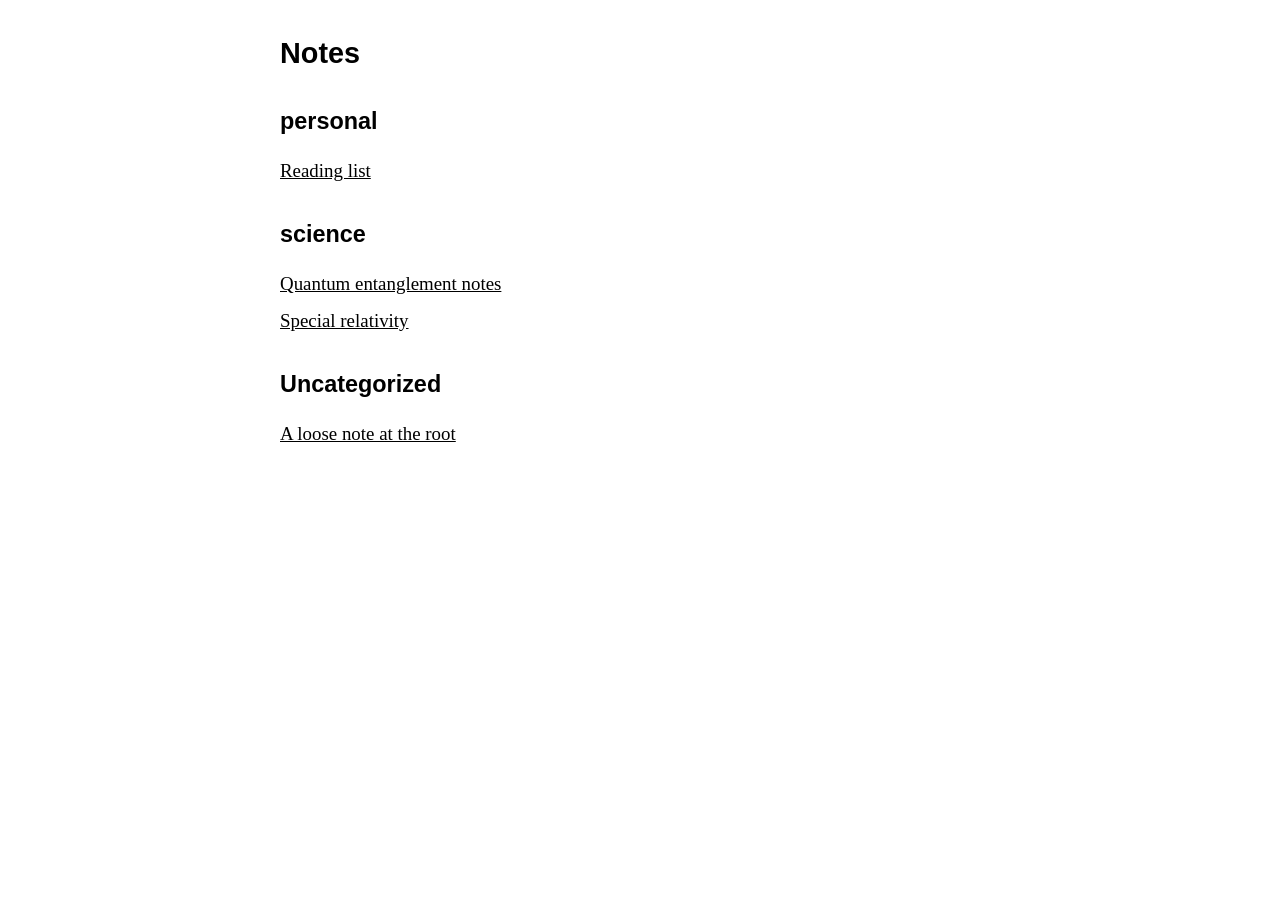
<file: index.html>
<!DOCTYPE html>
<html lang="en">
<head>
<meta charset="utf-8">
<meta name="viewport" content="width=device-width, initial-scale=1">
<title>Notes</title>
<link rel="stylesheet" href="style.css">
</head>
<body>
<h1>Notes</h1>
<h2>personal</h2>
  <ul class="notes-list">
    <li><a href="personal/reading-list.html">Reading list</a></li>
  </ul>
<h2>science</h2>
  <ul class="notes-list">
    <li><a href="science/quantum-entanglement.html">Quantum entanglement notes</a></li>
    <li><a href="science/relativity.html">Special relativity</a></li>
  </ul>
<h2>Uncategorized</h2>
  <ul class="notes-list">
    <li><a href="loose-note.html">A loose note at the root</a></li>
  </ul>
</body>
</html>
</file>
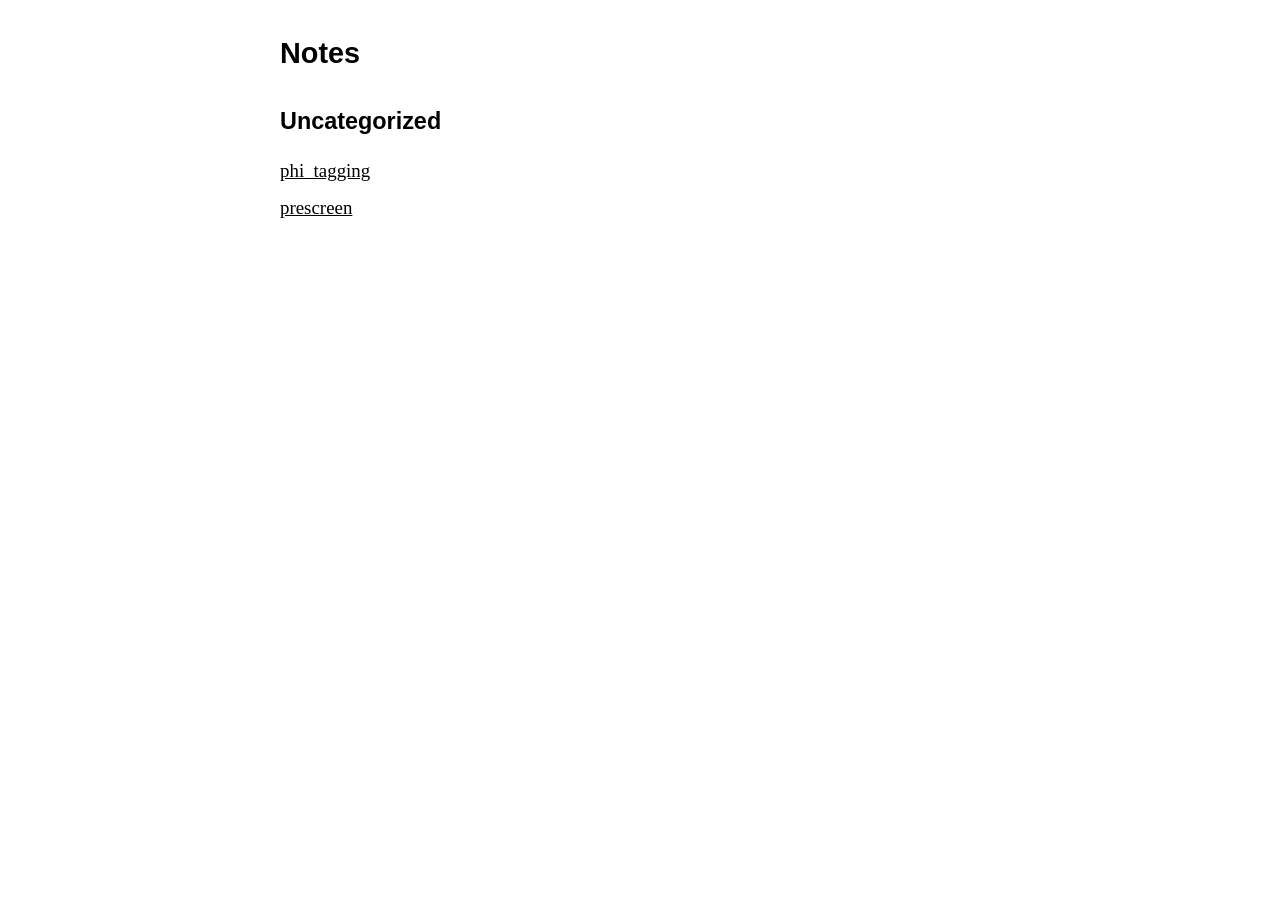
<file: docs/index.html>
<!DOCTYPE html>
<html lang="en">
<head>
<meta charset="utf-8">
<meta name="viewport" content="width=device-width, initial-scale=1">
<title>Notes</title>
<link rel="stylesheet" href="style.css">
</head>
<body>
<h1>Notes</h1>
<h2>Uncategorized</h2>
  <ul class="notes-list">
    <li><a href="PHI_tag_README.html">phi_tagging</a></li>
    <li><a href="Nemotron_Prescreen.html">prescreen</a></li>
  </ul>
</body>
</html>
</file>
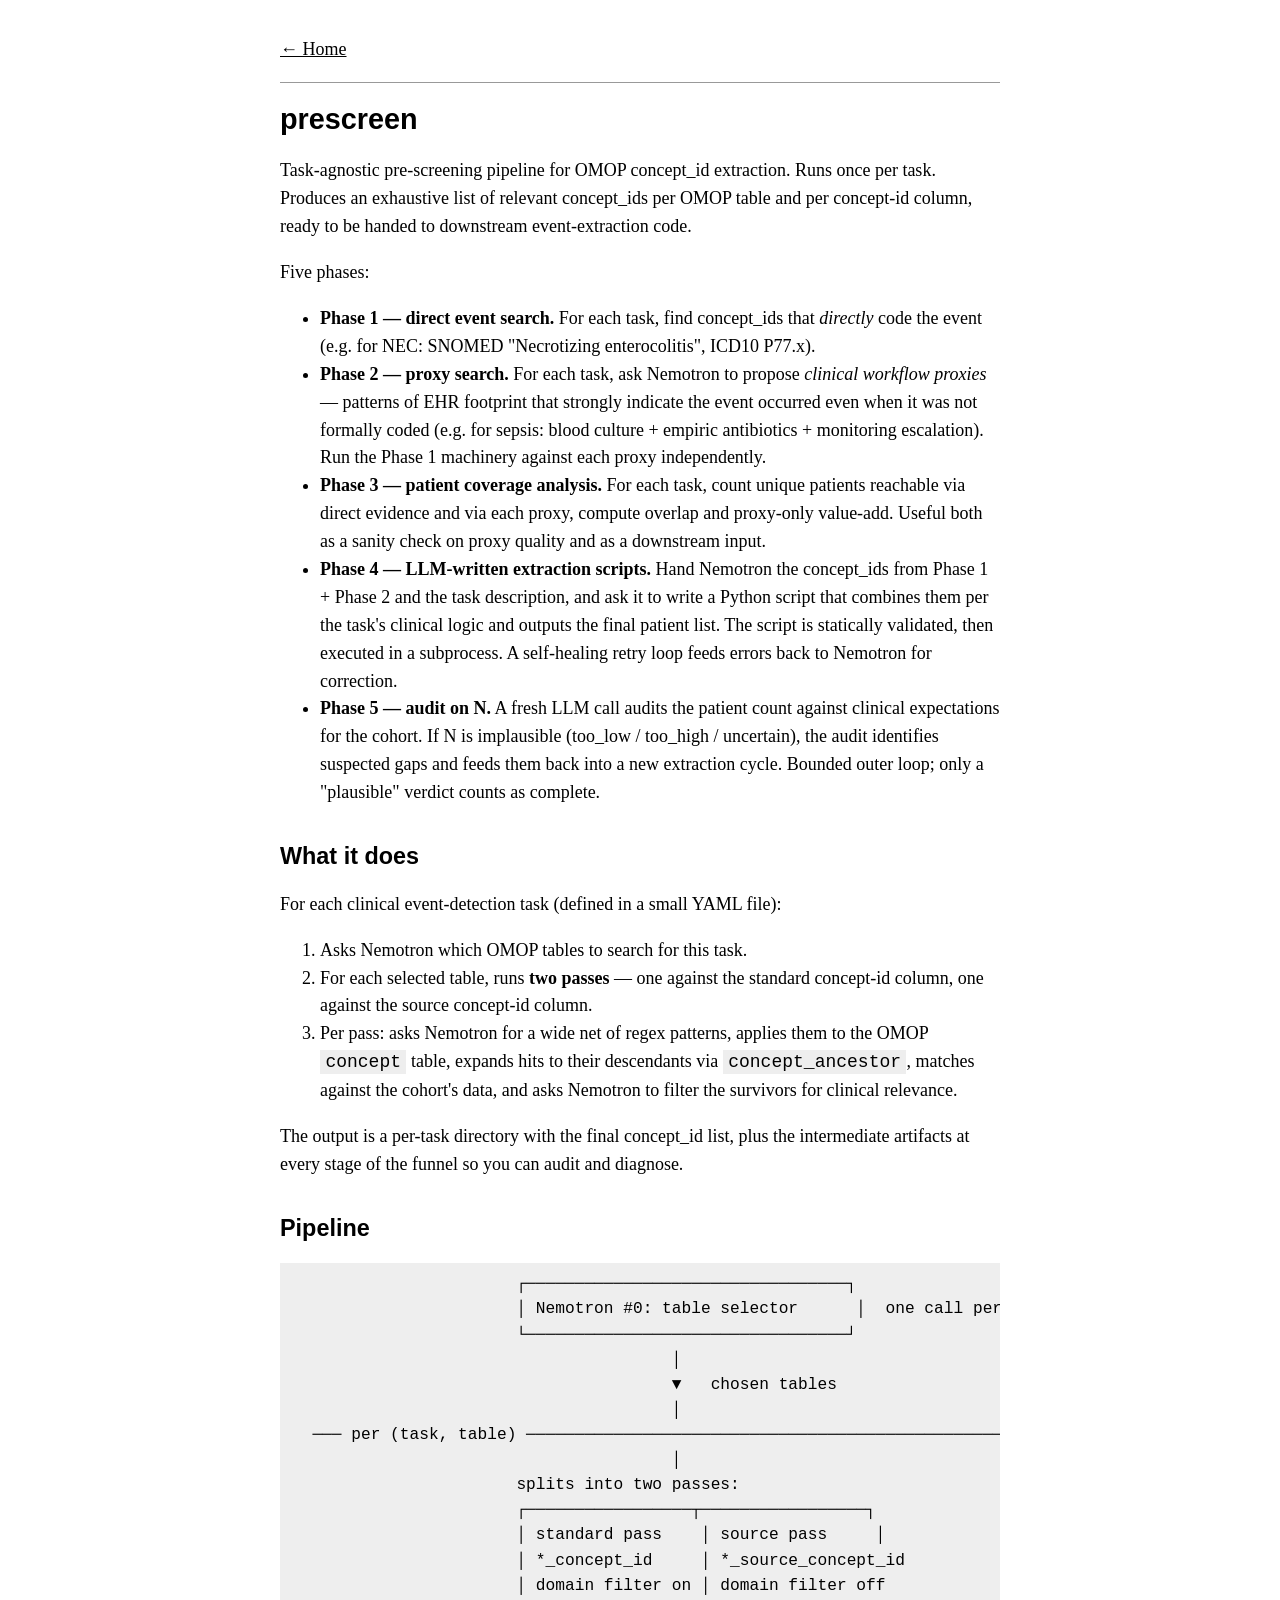
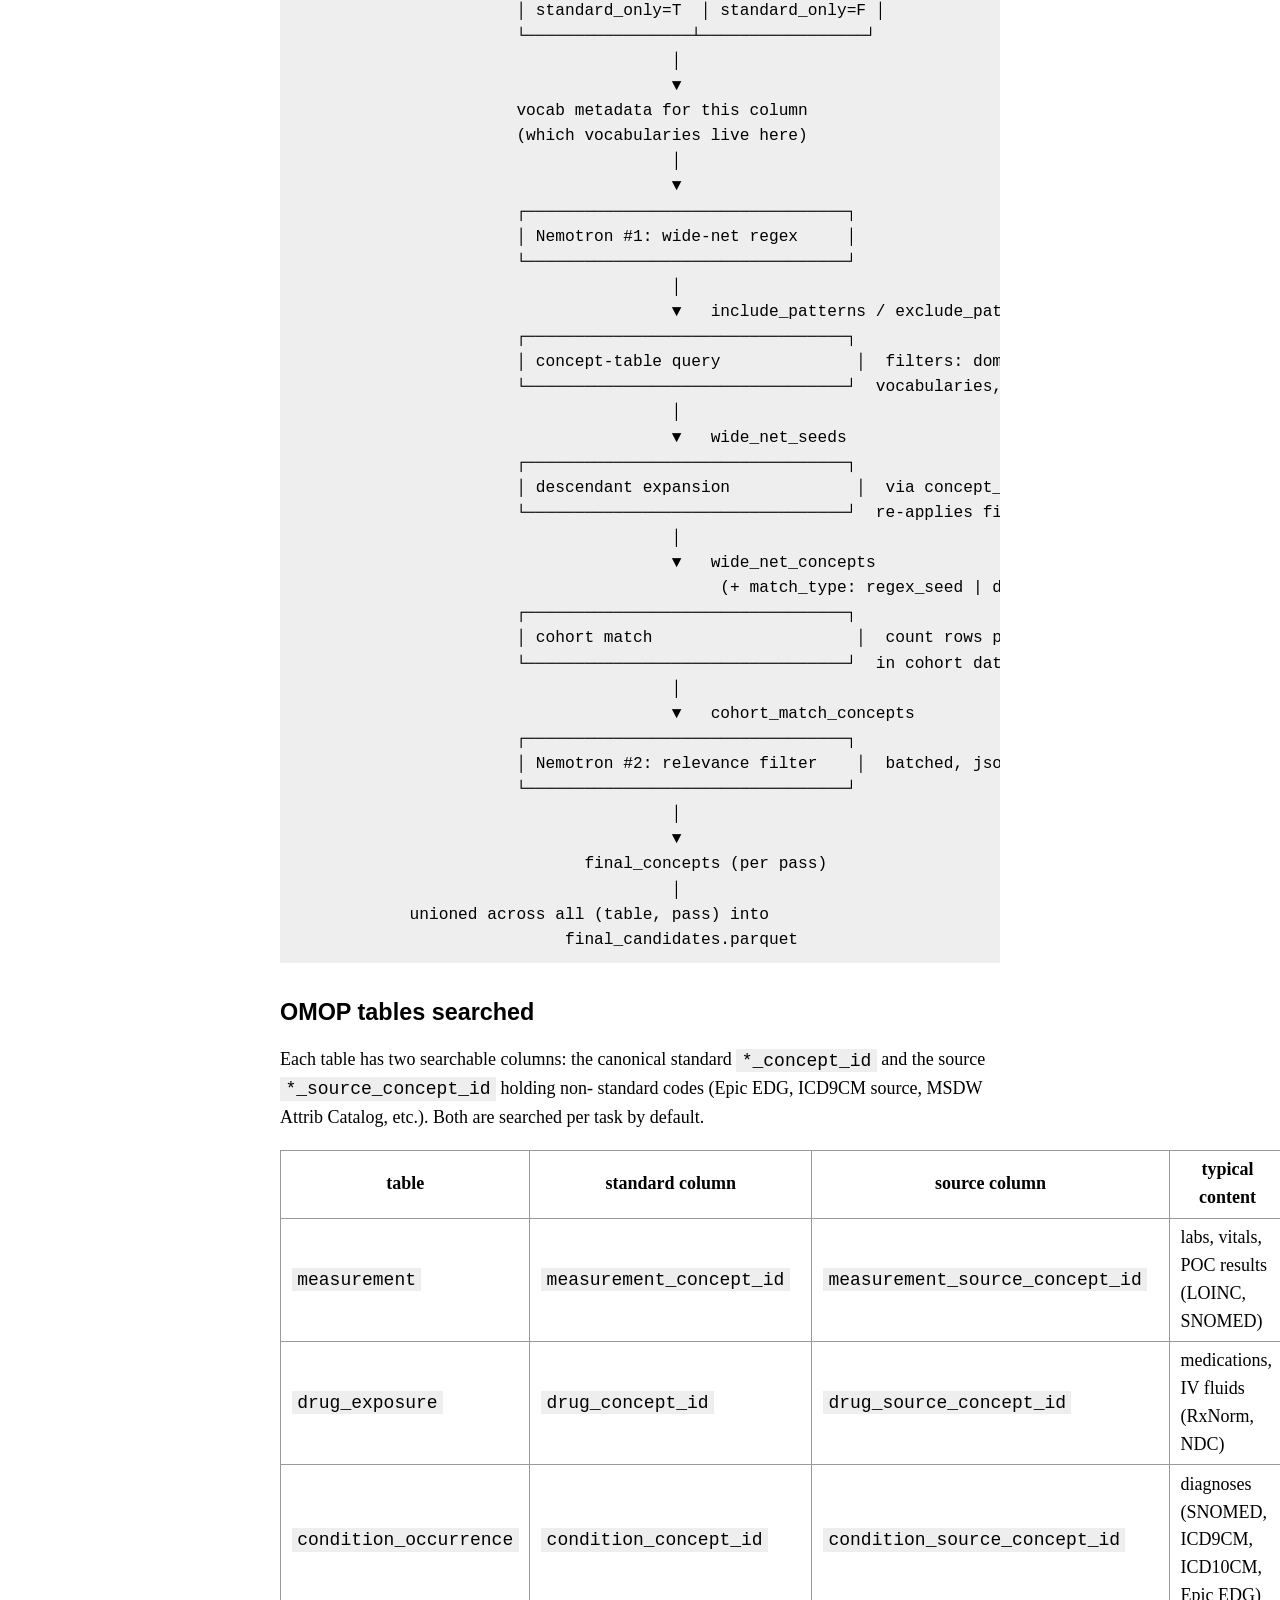
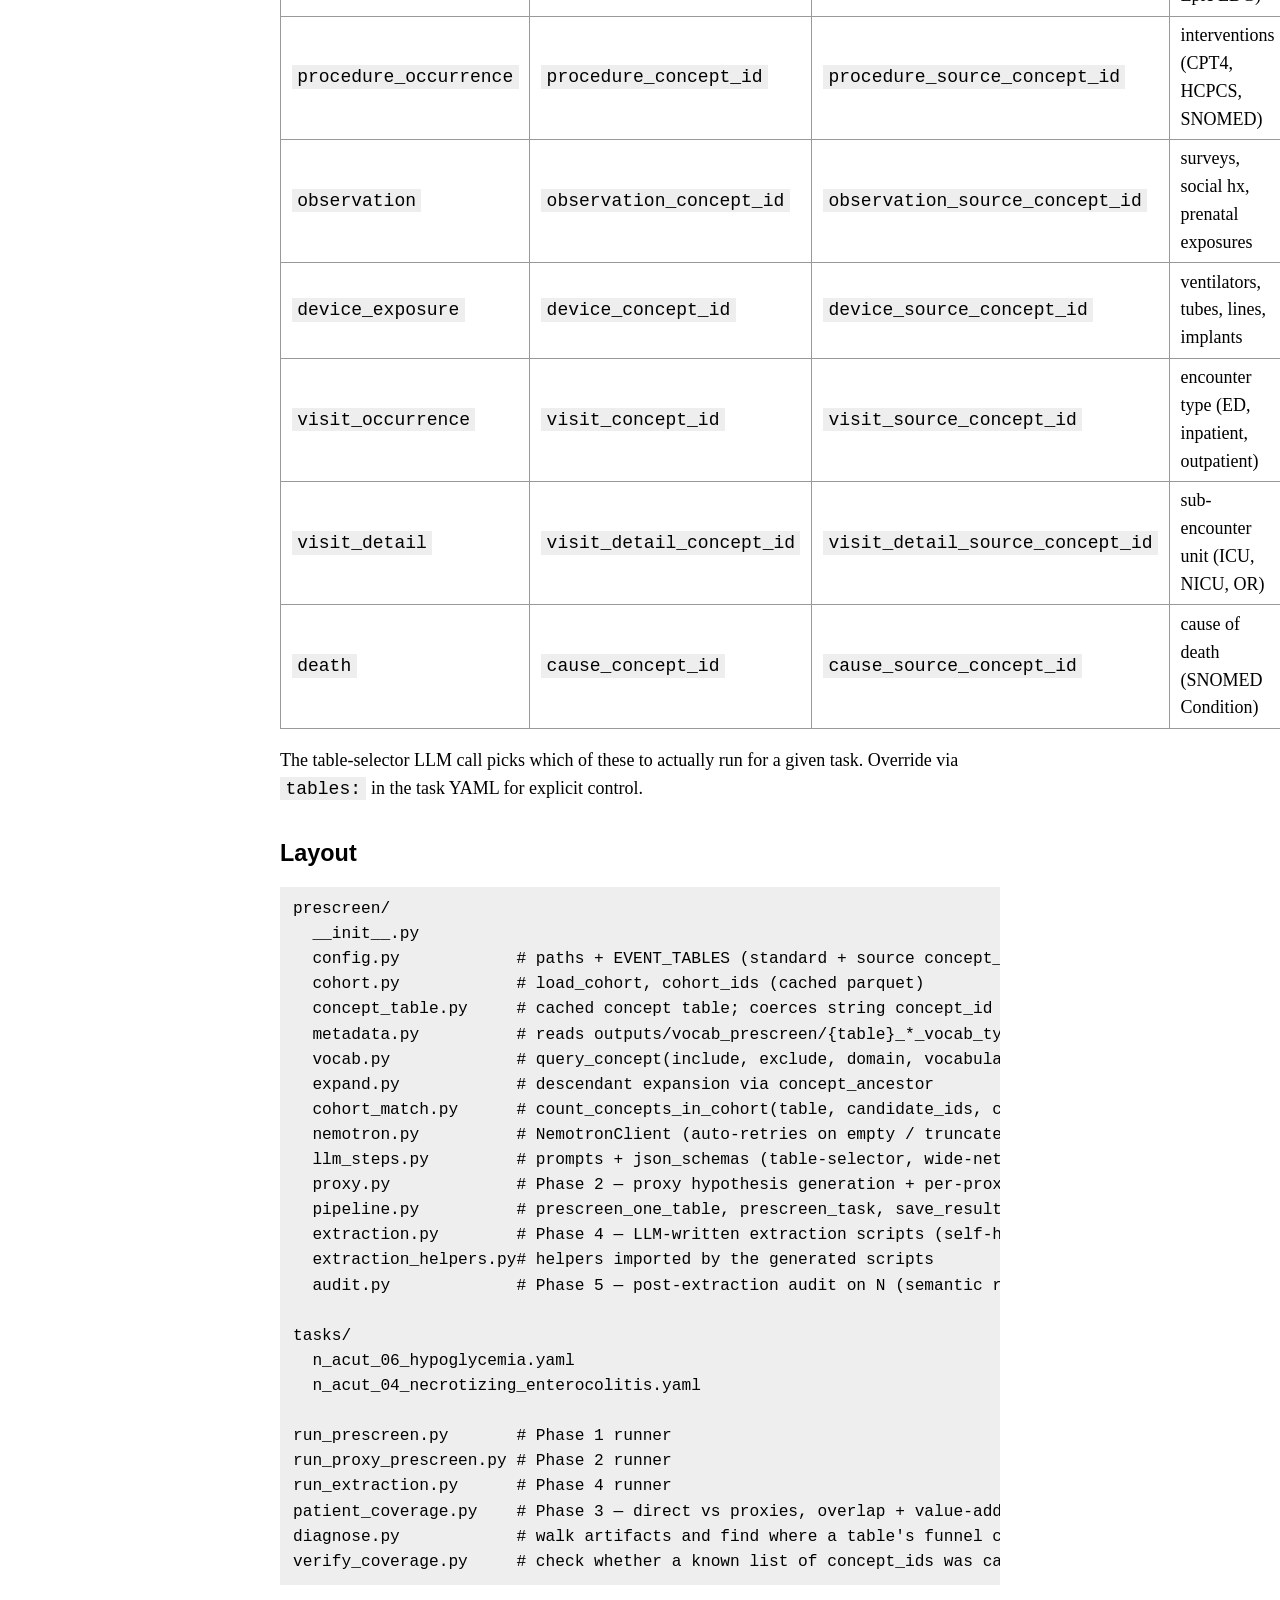
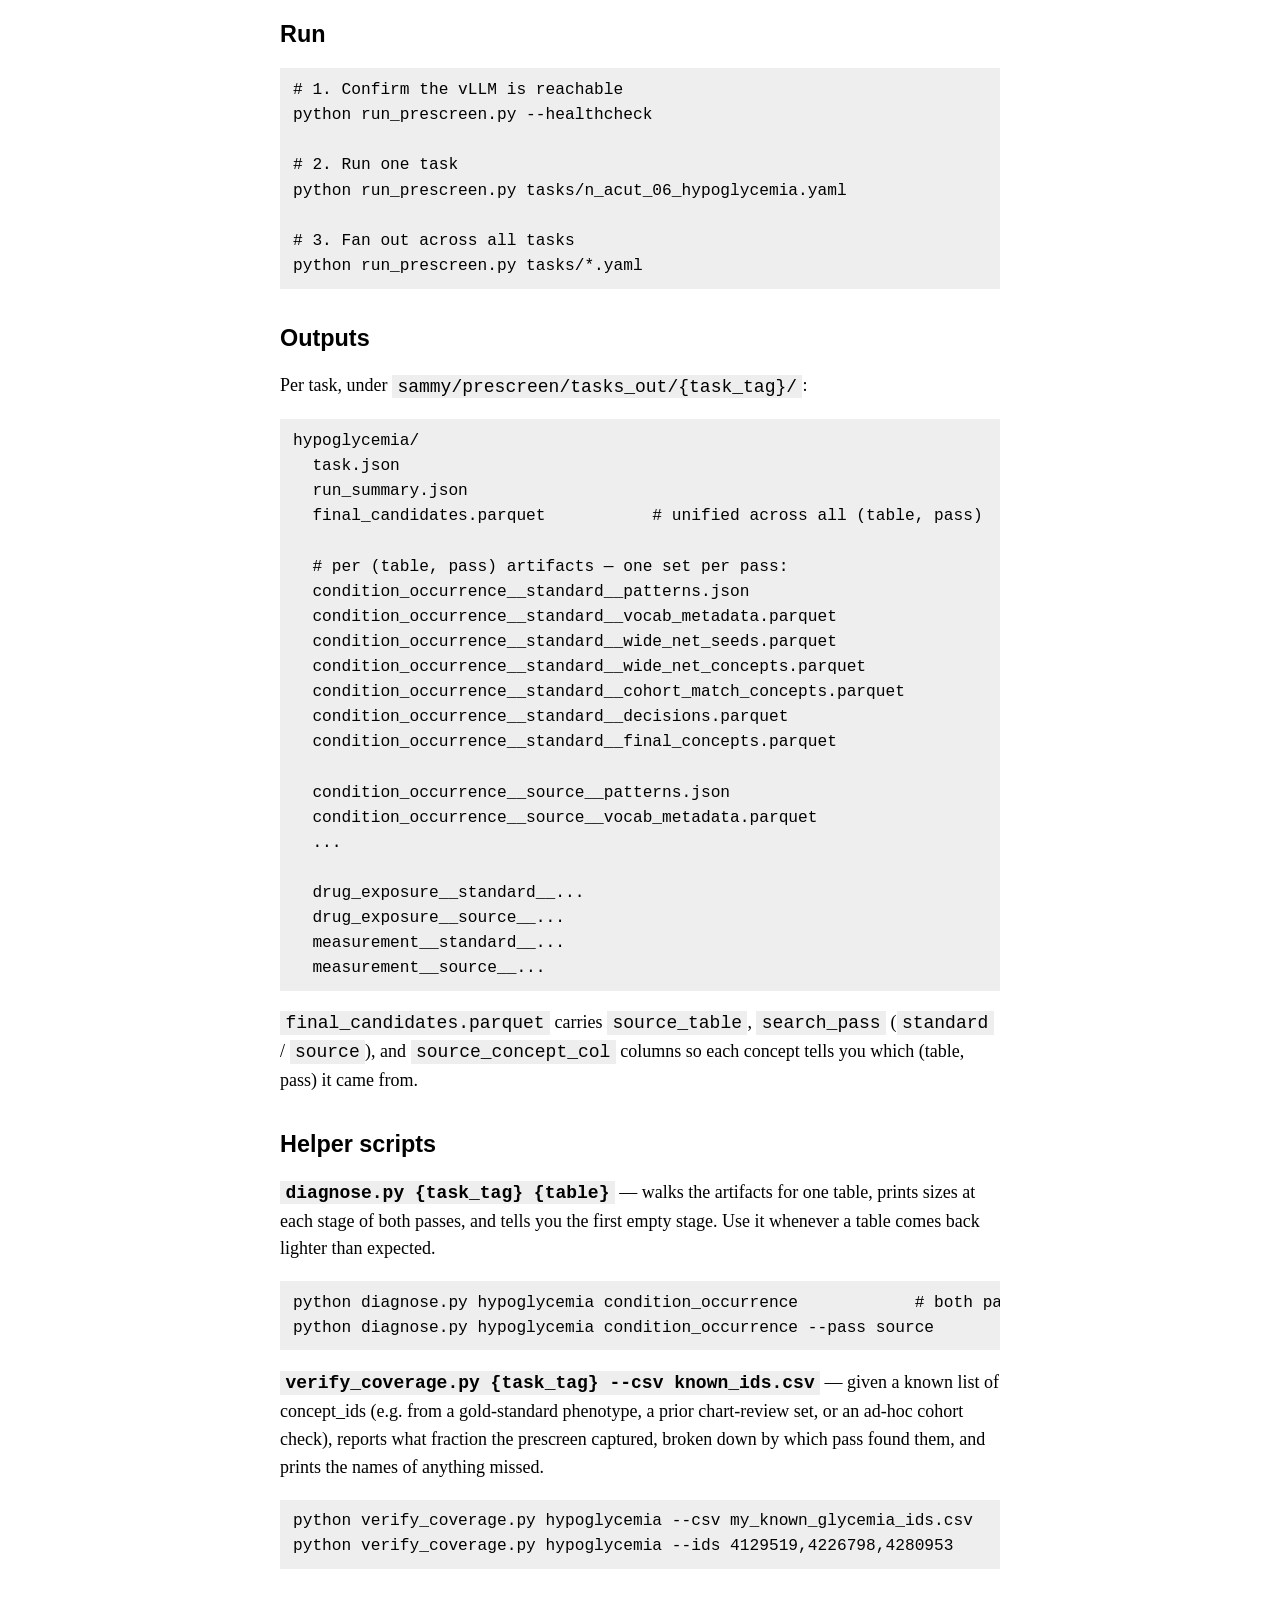
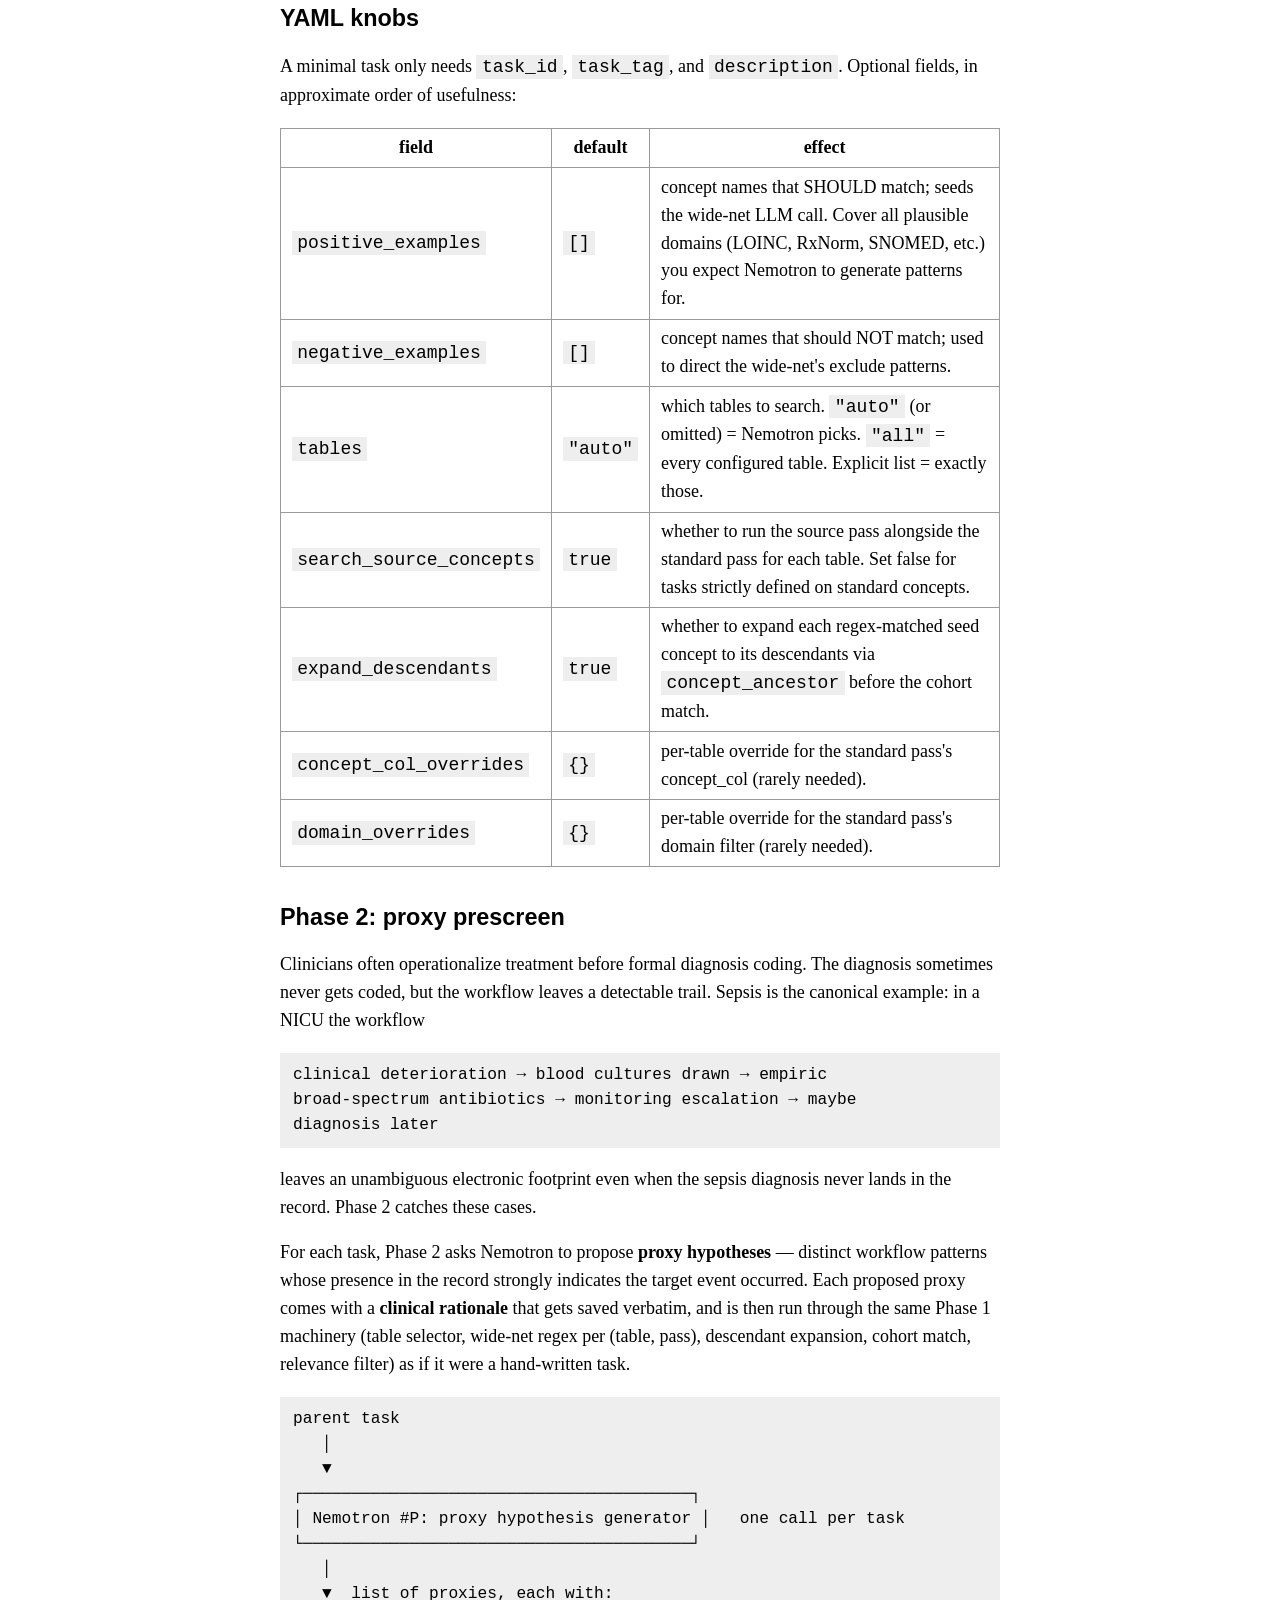
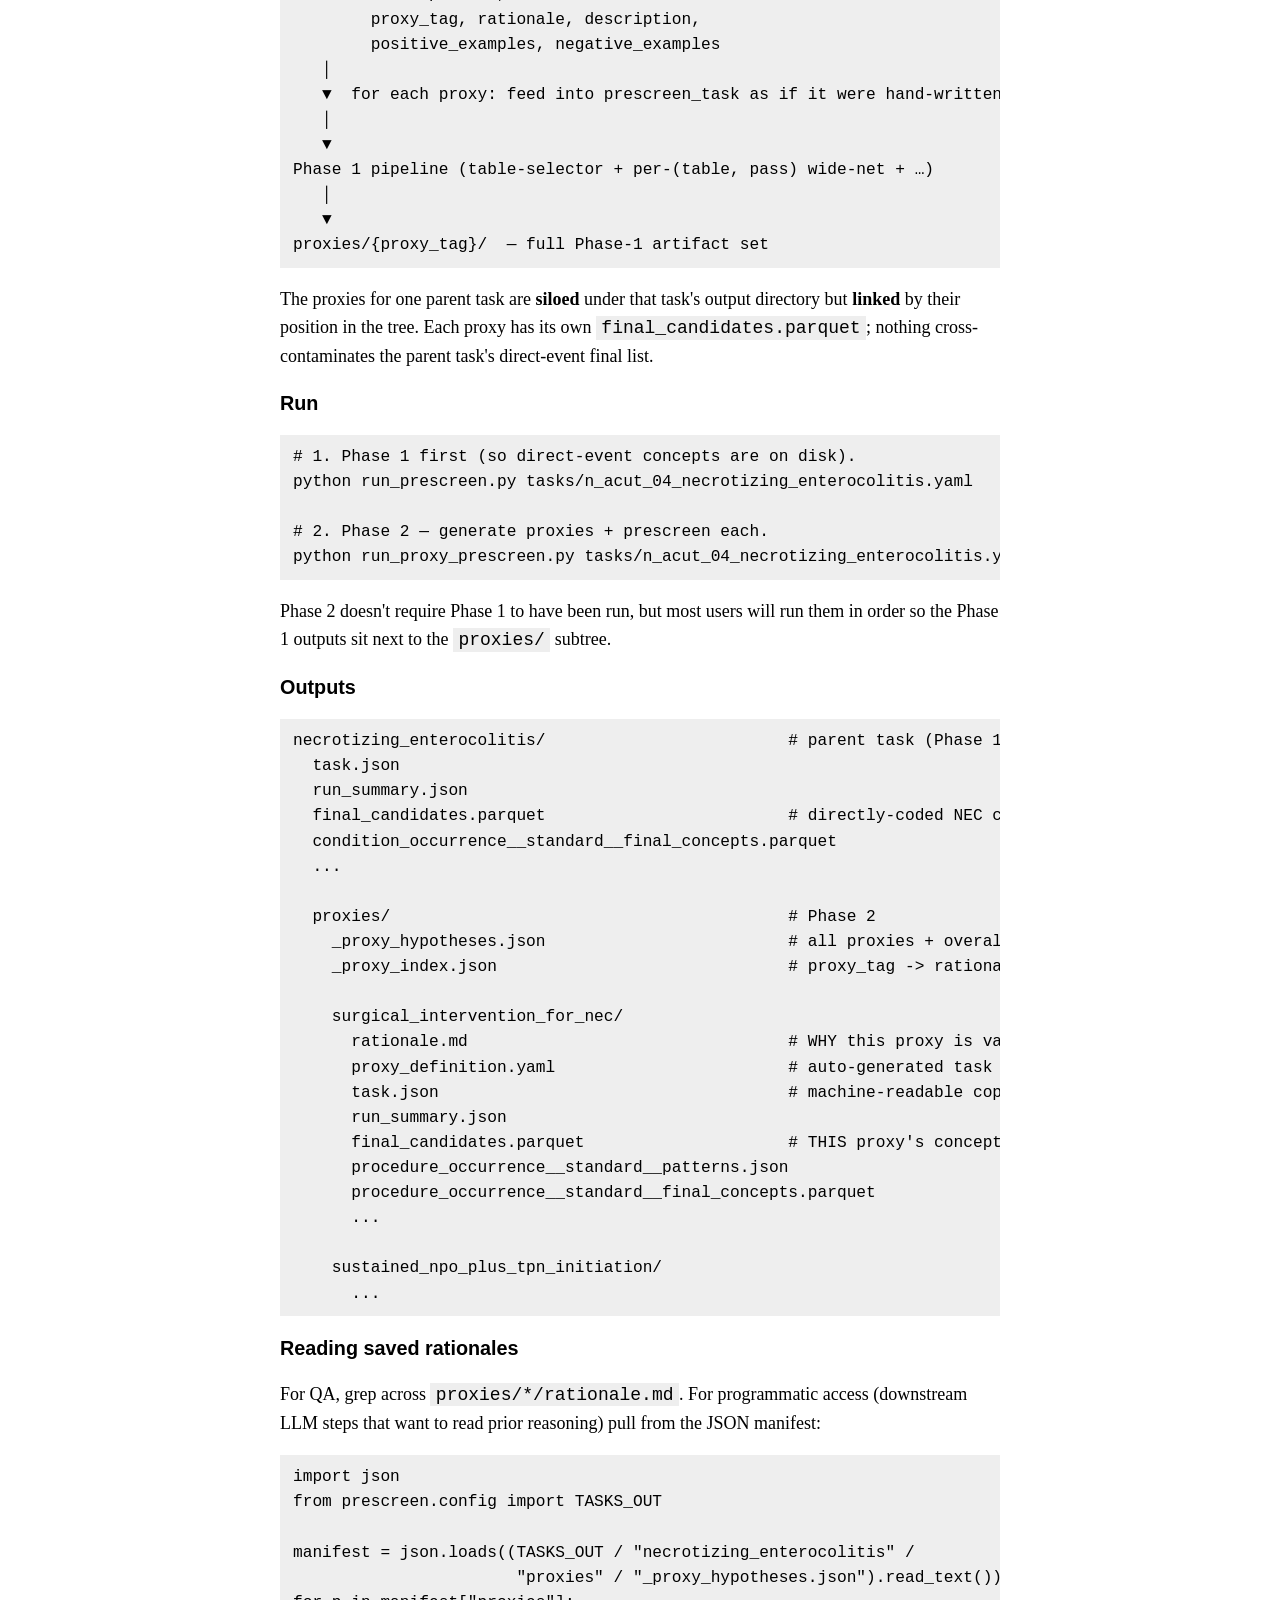
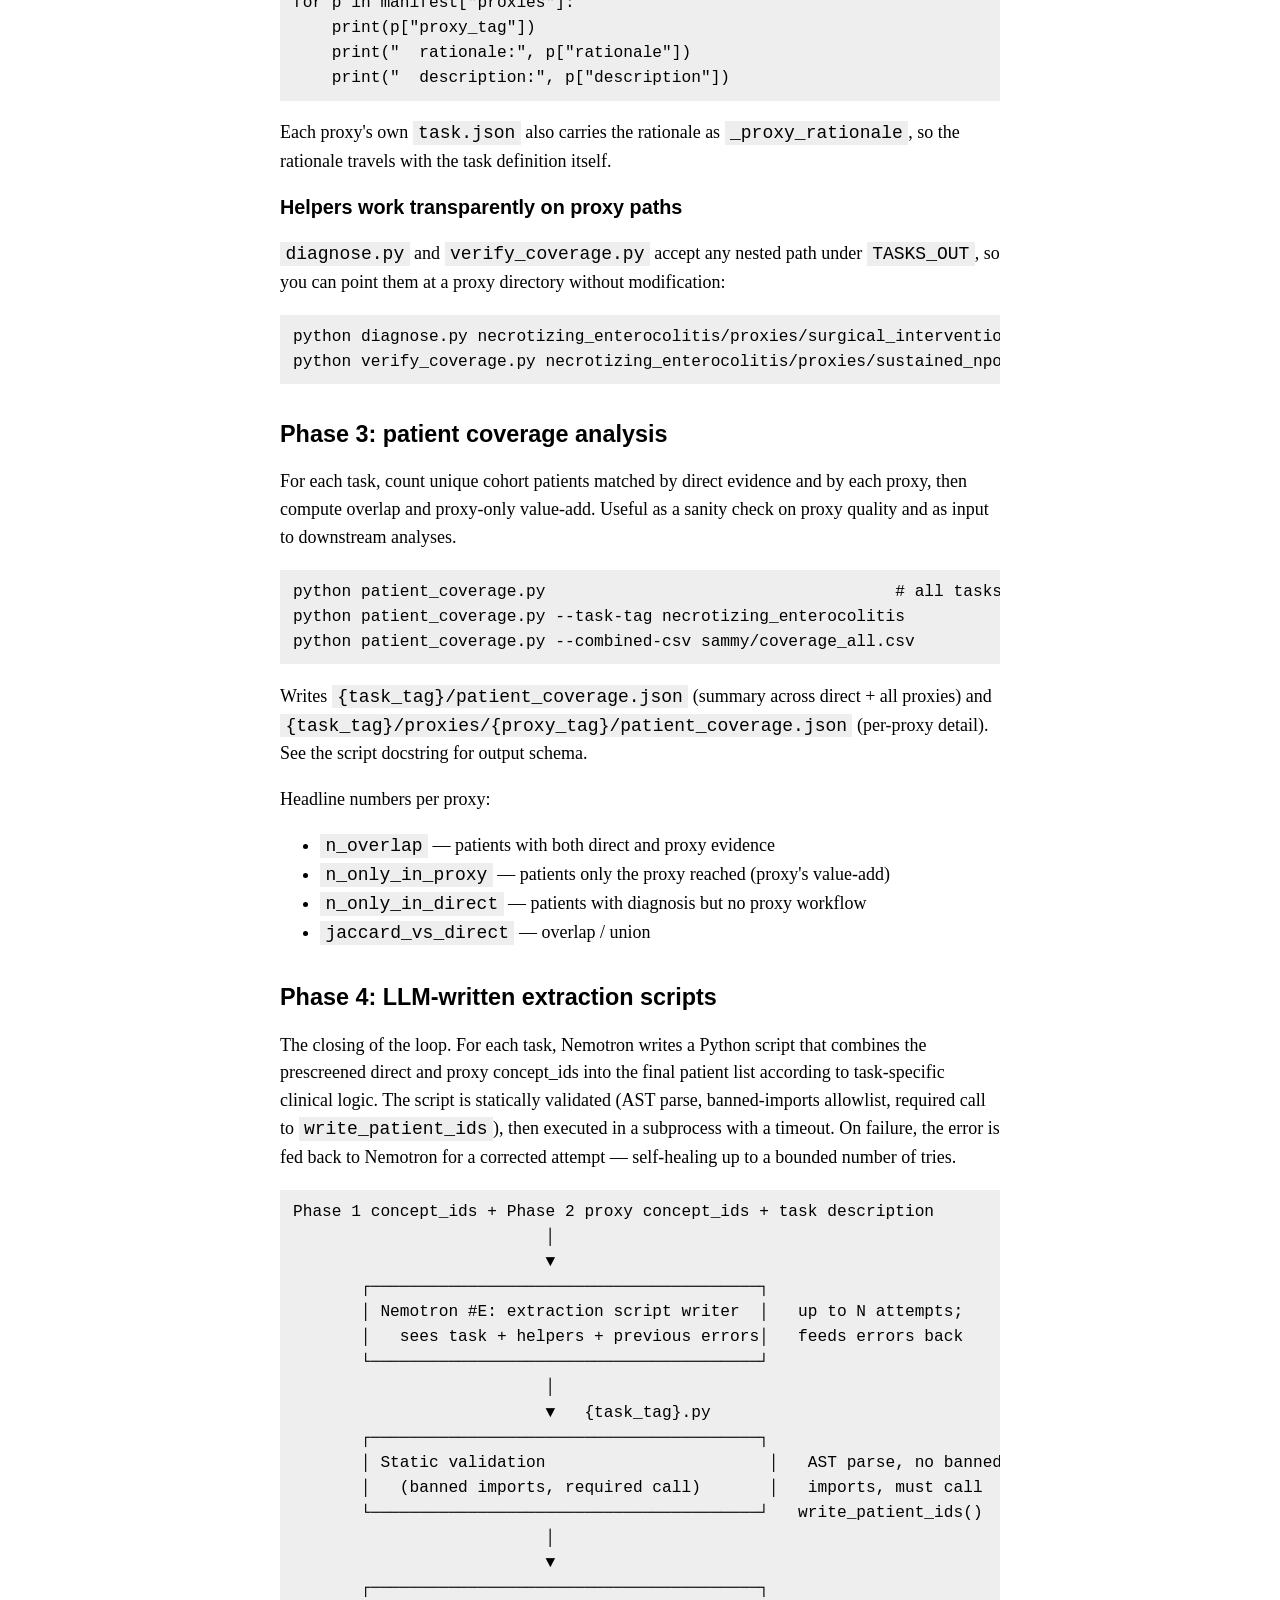
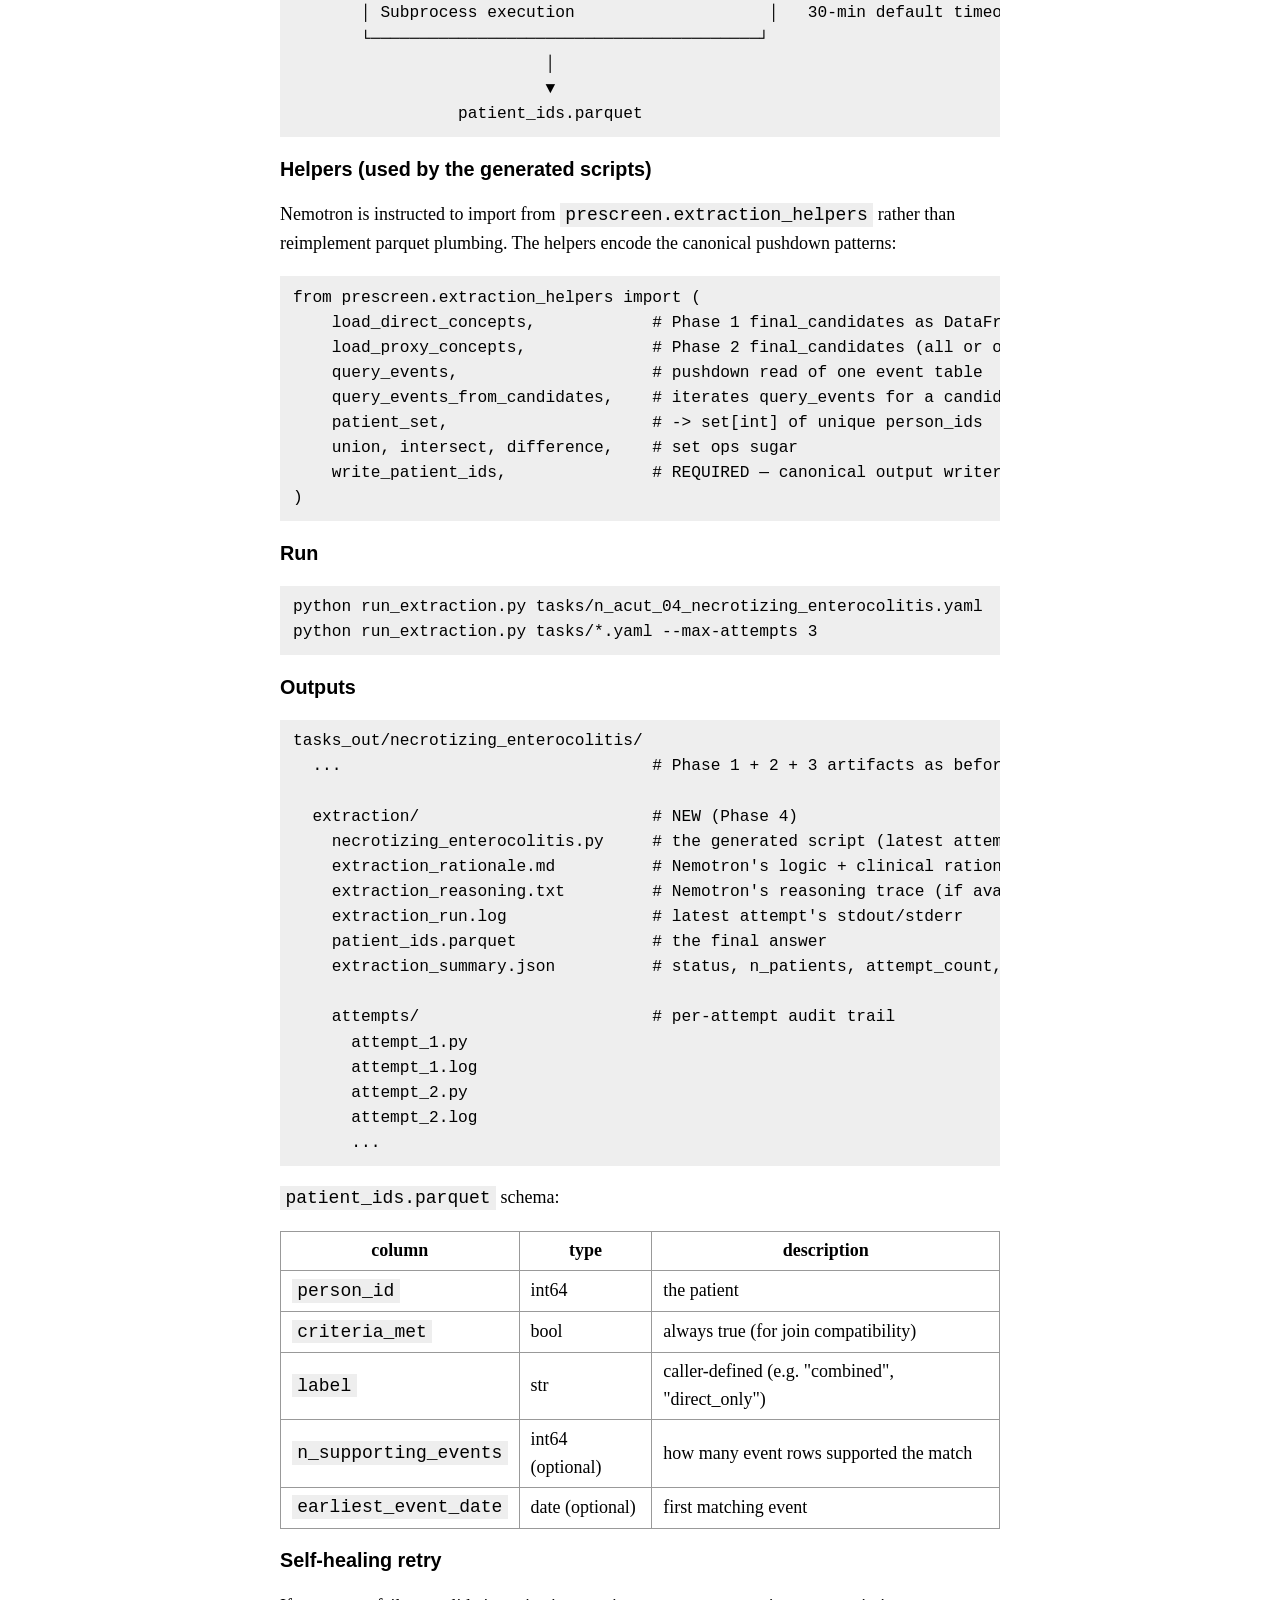
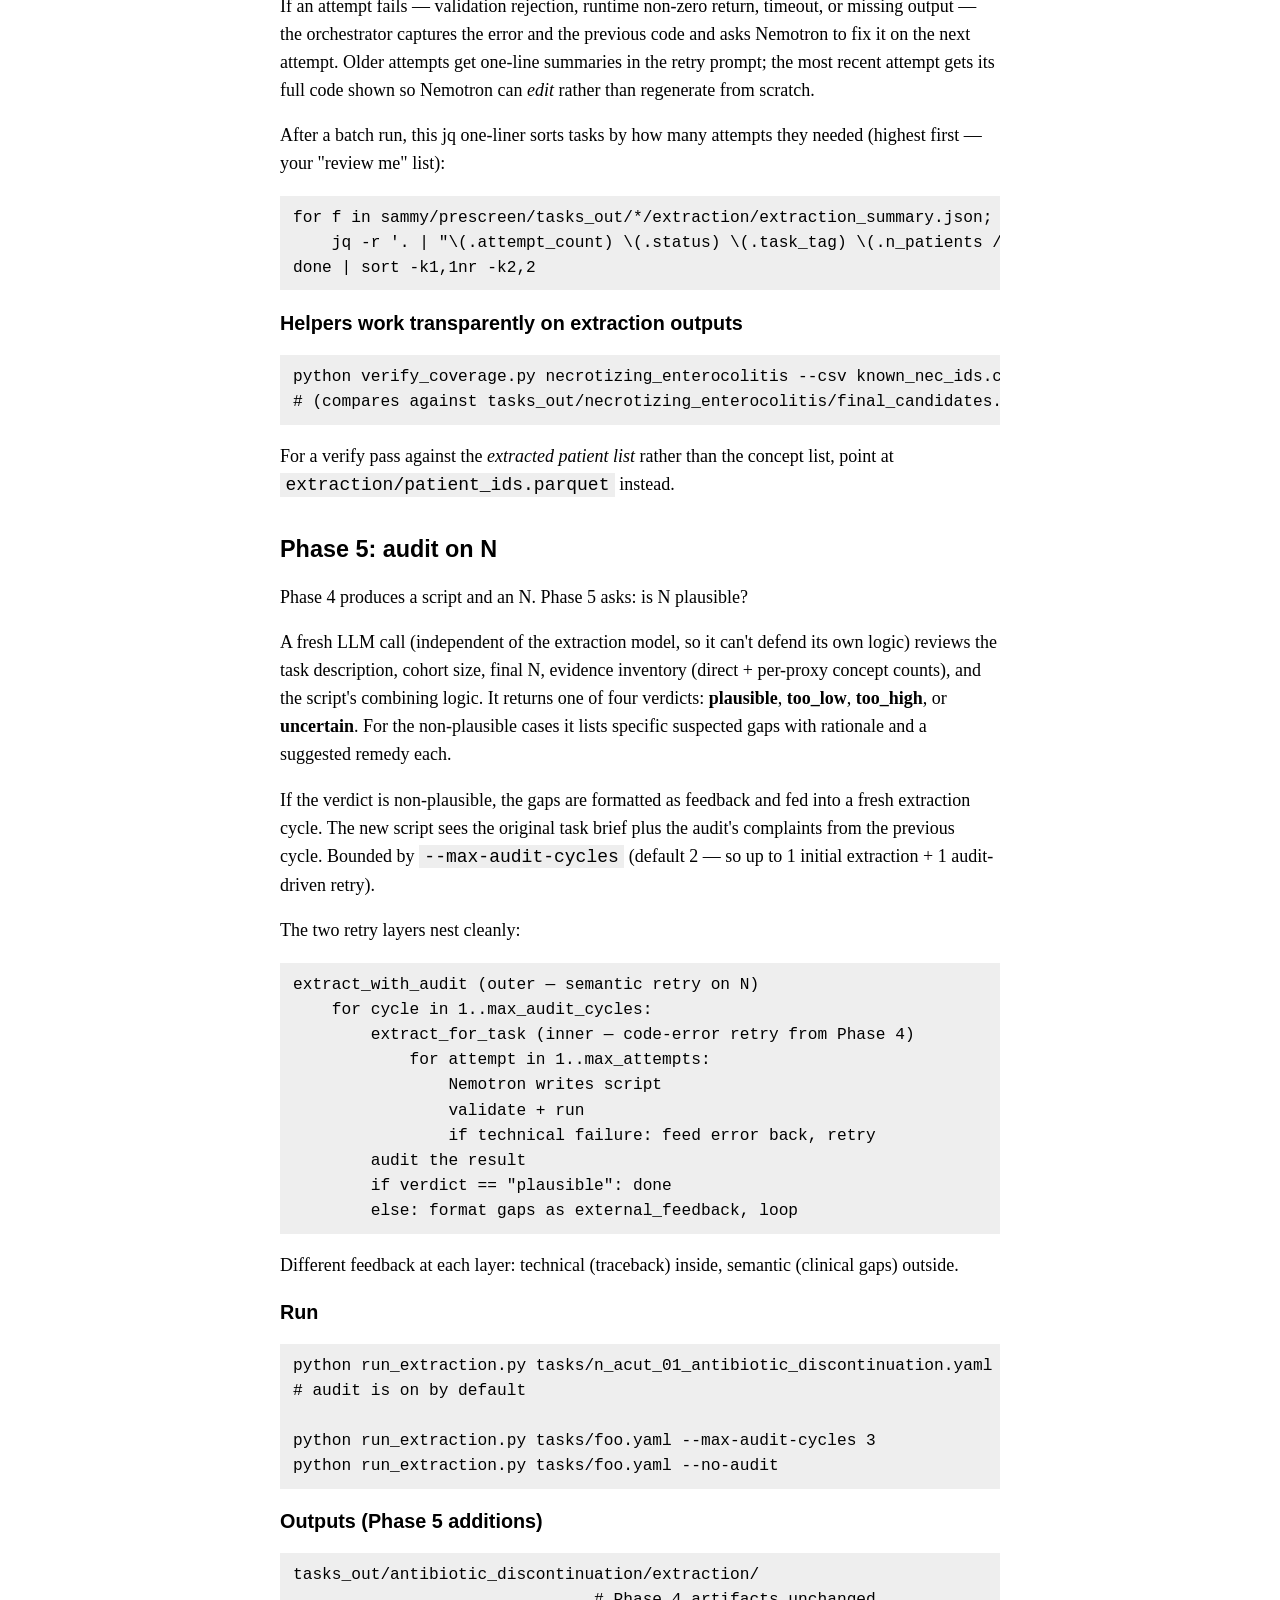
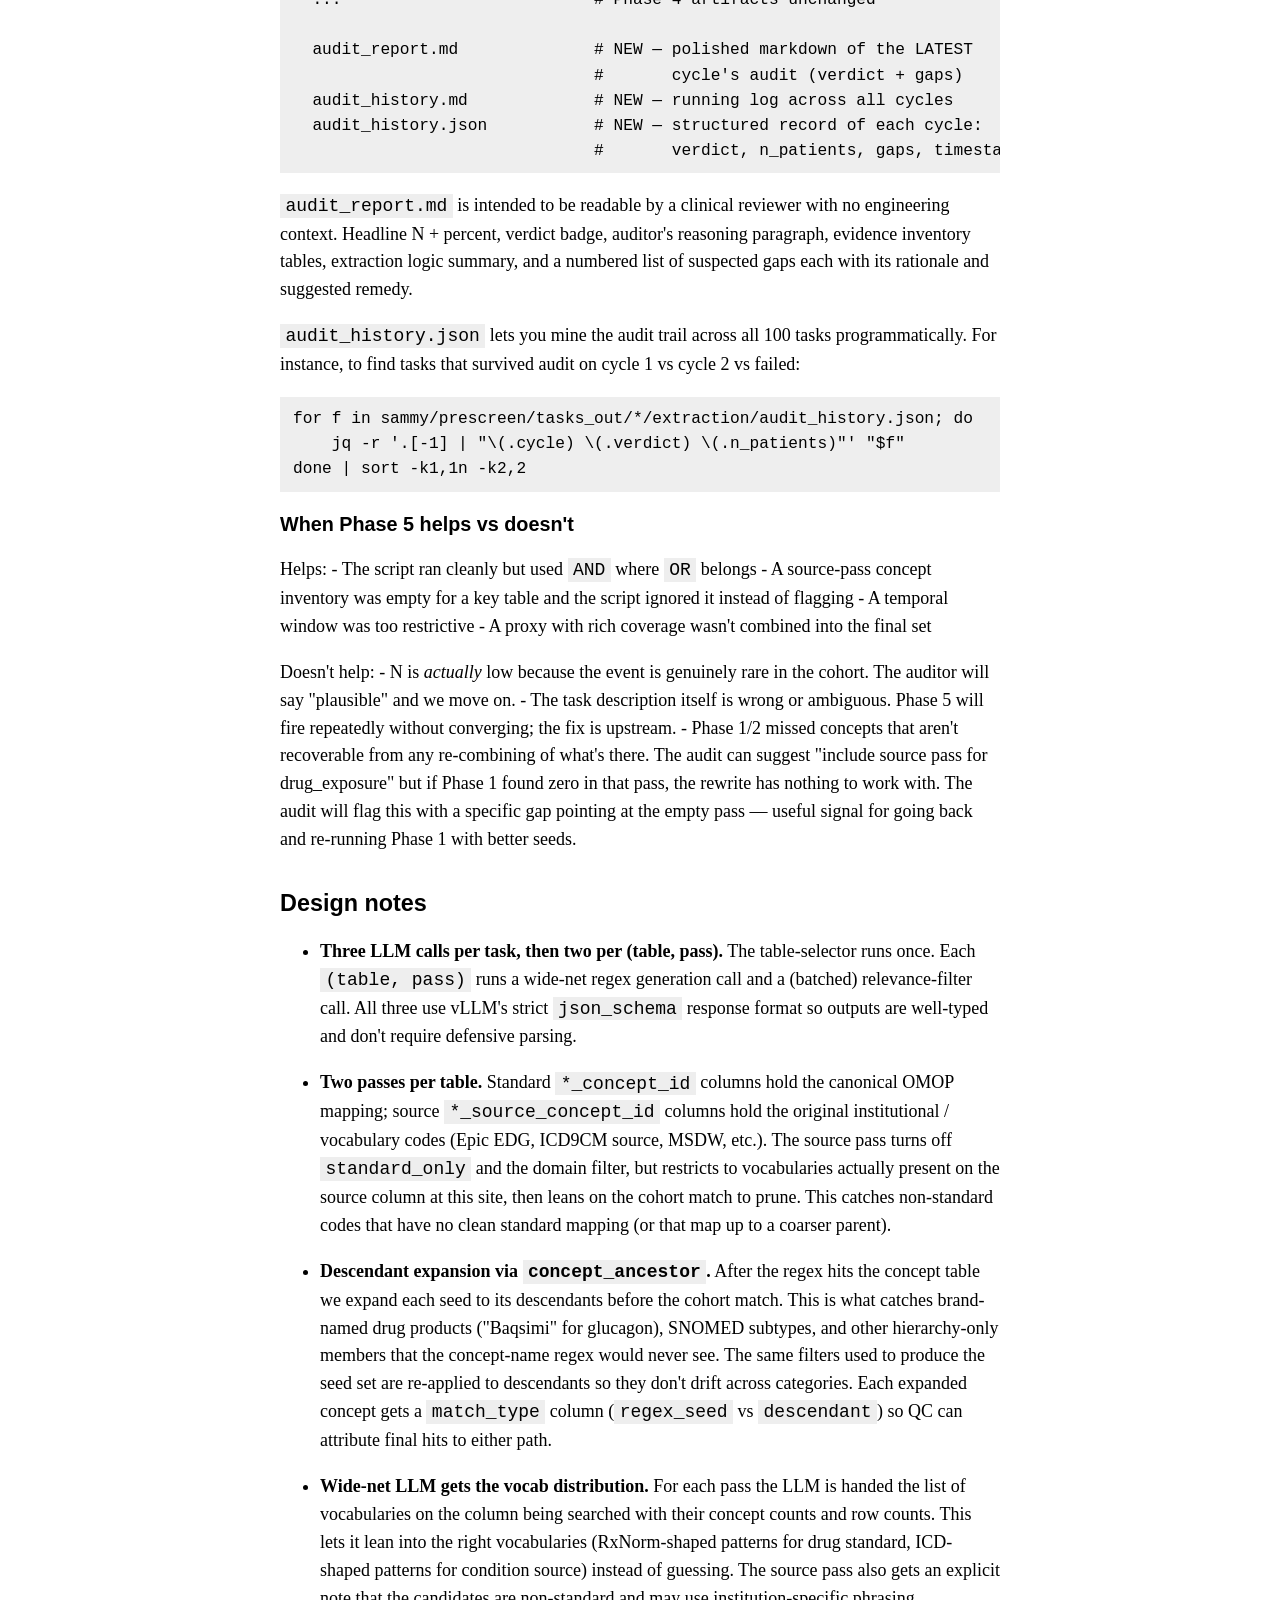
<file: docs/Nemotron_Prescreen.html>
<!DOCTYPE html>
<html lang="en">
<head>
<meta charset="utf-8">
<meta name="viewport" content="width=device-width, initial-scale=1">
<title>prescreen</title>
<link rel="stylesheet" href="style.css">
</head>
<body>
<p><a href="index.html">&larr; Home</a></p>
<hr>
<h1>prescreen</h1>
<p>Task-agnostic pre-screening pipeline for OMOP concept_id extraction.
Runs once per task. Produces an exhaustive list of relevant
concept_ids per OMOP table and per concept-id column, ready to be
handed to downstream event-extraction code.</p>
<p>Five phases:</p>
<ul>
<li><strong>Phase 1 — direct event search.</strong> For each task, find concept_ids
  that <em>directly</em> code the event (e.g. for NEC: SNOMED "Necrotizing
  enterocolitis", ICD10 P77.x).</li>
<li><strong>Phase 2 — proxy search.</strong> For each task, ask Nemotron to propose
  <em>clinical workflow proxies</em> — patterns of EHR footprint that
  strongly indicate the event occurred even when it was not formally
  coded (e.g. for sepsis: blood culture + empiric antibiotics +
  monitoring escalation). Run the Phase 1 machinery against each
  proxy independently.</li>
<li><strong>Phase 3 — patient coverage analysis.</strong> For each task, count
  unique patients reachable via direct evidence and via each proxy,
  compute overlap and proxy-only value-add. Useful both as a sanity
  check on proxy quality and as a downstream input.</li>
<li><strong>Phase 4 — LLM-written extraction scripts.</strong> Hand Nemotron the
  concept_ids from Phase 1 + Phase 2 and the task description, and
  ask it to write a Python script that combines them per the task's
  clinical logic and outputs the final patient list. The script is
  statically validated, then executed in a subprocess. A self-healing
  retry loop feeds errors back to Nemotron for correction.</li>
<li><strong>Phase 5 — audit on N.</strong> A fresh LLM call audits the patient count
  against clinical expectations for the cohort. If N is implausible
  (too_low / too_high / uncertain), the audit identifies suspected
  gaps and feeds them back into a new extraction cycle. Bounded
  outer loop; only a "plausible" verdict counts as complete.</li>
</ul>
<h2>What it does</h2>
<p>For each clinical event-detection task (defined in a small YAML file):</p>
<ol>
<li>Asks Nemotron which OMOP tables to search for this task.</li>
<li>For each selected table, runs <strong>two passes</strong> — one against the
   standard concept-id column, one against the source concept-id
   column.</li>
<li>Per pass: asks Nemotron for a wide net of regex patterns, applies
   them to the OMOP <code>concept</code> table, expands hits to their descendants
   via <code>concept_ancestor</code>, matches against the cohort's data, and asks
   Nemotron to filter the survivors for clinical relevance.</li>
</ol>
<p>The output is a per-task directory with the final concept_id list,
plus the intermediate artifacts at every stage of the funnel so you
can audit and diagnose.</p>
<h2>Pipeline</h2>
<pre><code>                       ┌─────────────────────────────────┐
                       │ Nemotron #0: table selector      │  one call per task
                       └─────────────────────────────────┘
                                       │
                                       ▼   chosen tables
                                       │
  ─── per (task, table) ─────────────────────────────────────────────────────
                                       │
                       splits into two passes:
                       ┌─────────────────┬─────────────────┐
                       │ standard pass    │ source pass     │
                       │ *_concept_id     │ *_source_concept_id
                       │ domain filter on │ domain filter off
                       │ standard_only=T  │ standard_only=F │
                       └─────────────────┴─────────────────┘
                                       │
                                       ▼
                       vocab metadata for this column
                       (which vocabularies live here)
                                       │
                                       ▼
                       ┌─────────────────────────────────┐
                       │ Nemotron #1: wide-net regex     │
                       └─────────────────────────────────┘
                                       │
                                       ▼   include_patterns / exclude_patterns
                       ┌─────────────────────────────────┐
                       │ concept-table query              │  filters: domain,
                       └─────────────────────────────────┘  vocabularies, standard
                                       │
                                       ▼   wide_net_seeds
                       ┌─────────────────────────────────┐
                       │ descendant expansion             │  via concept_ancestor;
                       └─────────────────────────────────┘  re-applies filters
                                       │
                                       ▼   wide_net_concepts
                                            (+ match_type: regex_seed | descendant)
                       ┌─────────────────────────────────┐
                       │ cohort match                     │  count rows per concept_id
                       └─────────────────────────────────┘  in cohort data
                                       │
                                       ▼   cohort_match_concepts
                       ┌─────────────────────────────────┐
                       │ Nemotron #2: relevance filter    │  batched, json_schema strict
                       └─────────────────────────────────┘
                                       │
                                       ▼
                              final_concepts (per pass)
                                       │
            unioned across all (table, pass) into
                            final_candidates.parquet
</code></pre>
<h2>OMOP tables searched</h2>
<p>Each table has two searchable columns: the canonical standard
<code>*_concept_id</code> and the source <code>*_source_concept_id</code> holding non-
standard codes (Epic EDG, ICD9CM source, MSDW Attrib Catalog, etc.).
Both are searched per task by default.</p>
<table>
<thead>
<tr>
<th>table</th>
<th>standard column</th>
<th>source column</th>
<th>typical content</th>
</tr>
</thead>
<tbody>
<tr>
<td><code>measurement</code></td>
<td><code>measurement_concept_id</code></td>
<td><code>measurement_source_concept_id</code></td>
<td>labs, vitals, POC results (LOINC, SNOMED)</td>
</tr>
<tr>
<td><code>drug_exposure</code></td>
<td><code>drug_concept_id</code></td>
<td><code>drug_source_concept_id</code></td>
<td>medications, IV fluids (RxNorm, NDC)</td>
</tr>
<tr>
<td><code>condition_occurrence</code></td>
<td><code>condition_concept_id</code></td>
<td><code>condition_source_concept_id</code></td>
<td>diagnoses (SNOMED, ICD9CM, ICD10CM, Epic EDG)</td>
</tr>
<tr>
<td><code>procedure_occurrence</code></td>
<td><code>procedure_concept_id</code></td>
<td><code>procedure_source_concept_id</code></td>
<td>interventions (CPT4, HCPCS, SNOMED)</td>
</tr>
<tr>
<td><code>observation</code></td>
<td><code>observation_concept_id</code></td>
<td><code>observation_source_concept_id</code></td>
<td>surveys, social hx, prenatal exposures</td>
</tr>
<tr>
<td><code>device_exposure</code></td>
<td><code>device_concept_id</code></td>
<td><code>device_source_concept_id</code></td>
<td>ventilators, tubes, lines, implants</td>
</tr>
<tr>
<td><code>visit_occurrence</code></td>
<td><code>visit_concept_id</code></td>
<td><code>visit_source_concept_id</code></td>
<td>encounter type (ED, inpatient, outpatient)</td>
</tr>
<tr>
<td><code>visit_detail</code></td>
<td><code>visit_detail_concept_id</code></td>
<td><code>visit_detail_source_concept_id</code></td>
<td>sub-encounter unit (ICU, NICU, OR)</td>
</tr>
<tr>
<td><code>death</code></td>
<td><code>cause_concept_id</code></td>
<td><code>cause_source_concept_id</code></td>
<td>cause of death (SNOMED Condition)</td>
</tr>
</tbody>
</table>
<p>The table-selector LLM call picks which of these to actually run for a
given task. Override via <code>tables:</code> in the task YAML for explicit control.</p>
<h2>Layout</h2>
<pre><code>prescreen/
  __init__.py
  config.py            # paths + EVENT_TABLES (standard + source concept_col per table)
  cohort.py            # load_cohort, cohort_ids (cached parquet)
  concept_table.py     # cached concept table; coerces string concept_id -&gt; Int64
  metadata.py          # reads outputs/vocab_prescreen/{table}_*_vocab_type.csv
  vocab.py             # query_concept(include, exclude, domain, vocabularies, standard_only)
  expand.py            # descendant expansion via concept_ancestor
  cohort_match.py      # count_concepts_in_cohort(table, candidate_ids, concept_col)
  nemotron.py          # NemotronClient (auto-retries on empty / truncated / timeout)
  llm_steps.py         # prompts + json_schemas (table-selector, wide-net, relevance)
  proxy.py             # Phase 2 — proxy hypothesis generation + per-proxy prescreen
  pipeline.py          # prescreen_one_table, prescreen_task, save_results
  extraction.py        # Phase 4 — LLM-written extraction scripts (self-healing)
  extraction_helpers.py# helpers imported by the generated scripts
  audit.py             # Phase 5 — post-extraction audit on N (semantic retry)

tasks/
  n_acut_06_hypoglycemia.yaml
  n_acut_04_necrotizing_enterocolitis.yaml

run_prescreen.py       # Phase 1 runner
run_proxy_prescreen.py # Phase 2 runner
run_extraction.py      # Phase 4 runner
patient_coverage.py    # Phase 3 — direct vs proxies, overlap + value-add
diagnose.py            # walk artifacts and find where a table's funnel collapsed
verify_coverage.py     # check whether a known list of concept_ids was captured
</code></pre>
<h2>Run</h2>
<pre><code class="language-bash"># 1. Confirm the vLLM is reachable
python run_prescreen.py --healthcheck

# 2. Run one task
python run_prescreen.py tasks/n_acut_06_hypoglycemia.yaml

# 3. Fan out across all tasks
python run_prescreen.py tasks/*.yaml
</code></pre>
<h2>Outputs</h2>
<p>Per task, under <code>sammy/prescreen/tasks_out/{task_tag}/</code>:</p>
<pre><code>hypoglycemia/
  task.json
  run_summary.json
  final_candidates.parquet           # unified across all (table, pass)

  # per (table, pass) artifacts — one set per pass:
  condition_occurrence__standard__patterns.json
  condition_occurrence__standard__vocab_metadata.parquet
  condition_occurrence__standard__wide_net_seeds.parquet
  condition_occurrence__standard__wide_net_concepts.parquet
  condition_occurrence__standard__cohort_match_concepts.parquet
  condition_occurrence__standard__decisions.parquet
  condition_occurrence__standard__final_concepts.parquet

  condition_occurrence__source__patterns.json
  condition_occurrence__source__vocab_metadata.parquet
  ...

  drug_exposure__standard__...
  drug_exposure__source__...
  measurement__standard__...
  measurement__source__...
</code></pre>
<p><code>final_candidates.parquet</code> carries <code>source_table</code>, <code>search_pass</code>
(<code>standard</code> / <code>source</code>), and <code>source_concept_col</code> columns so each
concept tells you which (table, pass) it came from.</p>
<h2>Helper scripts</h2>
<p><strong><code>diagnose.py {task_tag} {table}</code></strong> — walks the artifacts for one
table, prints sizes at each stage of both passes, and tells you the
first empty stage. Use it whenever a table comes back lighter than
expected.</p>
<pre><code class="language-bash">python diagnose.py hypoglycemia condition_occurrence            # both passes
python diagnose.py hypoglycemia condition_occurrence --pass source
</code></pre>
<p><strong><code>verify_coverage.py {task_tag} --csv known_ids.csv</code></strong> — given a
known list of concept_ids (e.g. from a gold-standard phenotype, a
prior chart-review set, or an ad-hoc cohort check), reports what
fraction the prescreen captured, broken down by which pass found
them, and prints the names of anything missed.</p>
<pre><code class="language-bash">python verify_coverage.py hypoglycemia --csv my_known_glycemia_ids.csv
python verify_coverage.py hypoglycemia --ids 4129519,4226798,4280953
</code></pre>
<h2>YAML knobs</h2>
<p>A minimal task only needs <code>task_id</code>, <code>task_tag</code>, and <code>description</code>.
Optional fields, in approximate order of usefulness:</p>
<table>
<thead>
<tr>
<th>field</th>
<th>default</th>
<th>effect</th>
</tr>
</thead>
<tbody>
<tr>
<td><code>positive_examples</code></td>
<td><code>[]</code></td>
<td>concept names that SHOULD match; seeds the wide-net LLM call. Cover all plausible domains (LOINC, RxNorm, SNOMED, etc.) you expect Nemotron to generate patterns for.</td>
</tr>
<tr>
<td><code>negative_examples</code></td>
<td><code>[]</code></td>
<td>concept names that should NOT match; used to direct the wide-net's exclude patterns.</td>
</tr>
<tr>
<td><code>tables</code></td>
<td><code>"auto"</code></td>
<td>which tables to search. <code>"auto"</code> (or omitted) = Nemotron picks. <code>"all"</code> = every configured table. Explicit list = exactly those.</td>
</tr>
<tr>
<td><code>search_source_concepts</code></td>
<td><code>true</code></td>
<td>whether to run the source pass alongside the standard pass for each table. Set false for tasks strictly defined on standard concepts.</td>
</tr>
<tr>
<td><code>expand_descendants</code></td>
<td><code>true</code></td>
<td>whether to expand each regex-matched seed concept to its descendants via <code>concept_ancestor</code> before the cohort match.</td>
</tr>
<tr>
<td><code>concept_col_overrides</code></td>
<td><code>{}</code></td>
<td>per-table override for the standard pass's concept_col (rarely needed).</td>
</tr>
<tr>
<td><code>domain_overrides</code></td>
<td><code>{}</code></td>
<td>per-table override for the standard pass's domain filter (rarely needed).</td>
</tr>
</tbody>
</table>
<h2>Phase 2: proxy prescreen</h2>
<p>Clinicians often operationalize treatment before formal diagnosis
coding. The diagnosis sometimes never gets coded, but the workflow
leaves a detectable trail. Sepsis is the canonical example: in a NICU
the workflow</p>
<pre><code>clinical deterioration → blood cultures drawn → empiric
broad-spectrum antibiotics → monitoring escalation → maybe
diagnosis later
</code></pre>
<p>leaves an unambiguous electronic footprint even when the sepsis
diagnosis never lands in the record. Phase 2 catches these cases.</p>
<p>For each task, Phase 2 asks Nemotron to propose <strong>proxy hypotheses</strong> —
distinct workflow patterns whose presence in the record strongly
indicates the target event occurred. Each proposed proxy comes with a
<strong>clinical rationale</strong> that gets saved verbatim, and is then run
through the same Phase 1 machinery (table selector, wide-net regex per
(table, pass), descendant expansion, cohort match, relevance filter)
as if it were a hand-written task.</p>
<pre><code>parent task
   │
   ▼
┌────────────────────────────────────────┐
│ Nemotron #P: proxy hypothesis generator │   one call per task
└────────────────────────────────────────┘
   │
   ▼  list of proxies, each with:
        proxy_tag, rationale, description,
        positive_examples, negative_examples
   │
   ▼  for each proxy: feed into prescreen_task as if it were hand-written
   │
   ▼
Phase 1 pipeline (table-selector + per-(table, pass) wide-net + …)
   │
   ▼
proxies/{proxy_tag}/  — full Phase-1 artifact set
</code></pre>
<p>The proxies for one parent task are <strong>siloed</strong> under that task's
output directory but <strong>linked</strong> by their position in the tree. Each
proxy has its own <code>final_candidates.parquet</code>; nothing cross-contaminates
the parent task's direct-event final list.</p>
<h3>Run</h3>
<pre><code class="language-bash"># 1. Phase 1 first (so direct-event concepts are on disk).
python run_prescreen.py tasks/n_acut_04_necrotizing_enterocolitis.yaml

# 2. Phase 2 — generate proxies + prescreen each.
python run_proxy_prescreen.py tasks/n_acut_04_necrotizing_enterocolitis.yaml
</code></pre>
<p>Phase 2 doesn't require Phase 1 to have been run, but most users will
run them in order so the Phase 1 outputs sit next to the <code>proxies/</code>
subtree.</p>
<h3>Outputs</h3>
<pre><code>necrotizing_enterocolitis/                         # parent task (Phase 1)
  task.json
  run_summary.json
  final_candidates.parquet                         # directly-coded NEC concepts
  condition_occurrence__standard__final_concepts.parquet
  ...

  proxies/                                         # Phase 2
    _proxy_hypotheses.json                         # all proxies + overall rationale + Nemotron reasoning trace
    _proxy_index.json                              # proxy_tag -&gt; rationale summary -&gt; output_dir

    surgical_intervention_for_nec/
      rationale.md                                 # WHY this proxy is valid (saved verbatim, human-readable)
      proxy_definition.yaml                        # auto-generated task definition
      task.json                                    # machine-readable copy with _proxy_rationale stowed
      run_summary.json
      final_candidates.parquet                     # THIS proxy's concepts
      procedure_occurrence__standard__patterns.json
      procedure_occurrence__standard__final_concepts.parquet
      ...

    sustained_npo_plus_tpn_initiation/
      ...
</code></pre>
<h3>Reading saved rationales</h3>
<p>For QA, grep across <code>proxies/*/rationale.md</code>. For programmatic access
(downstream LLM steps that want to read prior reasoning) pull from the
JSON manifest:</p>
<pre><code class="language-python">import json
from prescreen.config import TASKS_OUT

manifest = json.loads((TASKS_OUT / &quot;necrotizing_enterocolitis&quot; /
                       &quot;proxies&quot; / &quot;_proxy_hypotheses.json&quot;).read_text())
for p in manifest[&quot;proxies&quot;]:
    print(p[&quot;proxy_tag&quot;])
    print(&quot;  rationale:&quot;, p[&quot;rationale&quot;])
    print(&quot;  description:&quot;, p[&quot;description&quot;])
</code></pre>
<p>Each proxy's own <code>task.json</code> also carries the rationale as
<code>_proxy_rationale</code>, so the rationale travels with the task definition
itself.</p>
<h3>Helpers work transparently on proxy paths</h3>
<p><code>diagnose.py</code> and <code>verify_coverage.py</code> accept any nested path under
<code>TASKS_OUT</code>, so you can point them at a proxy directory without
modification:</p>
<pre><code class="language-bash">python diagnose.py necrotizing_enterocolitis/proxies/surgical_intervention_for_nec procedure_occurrence
python verify_coverage.py necrotizing_enterocolitis/proxies/sustained_npo_plus_tpn --csv known_nec_ids.csv
</code></pre>
<h2>Phase 3: patient coverage analysis</h2>
<p>For each task, count unique cohort patients matched by direct
evidence and by each proxy, then compute overlap and proxy-only
value-add. Useful as a sanity check on proxy quality and as input to
downstream analyses.</p>
<pre><code class="language-bash">python patient_coverage.py                                    # all tasks
python patient_coverage.py --task-tag necrotizing_enterocolitis
python patient_coverage.py --combined-csv sammy/coverage_all.csv
</code></pre>
<p>Writes <code>{task_tag}/patient_coverage.json</code> (summary across direct + all
proxies) and <code>{task_tag}/proxies/{proxy_tag}/patient_coverage.json</code>
(per-proxy detail). See the script docstring for output schema.</p>
<p>Headline numbers per proxy:</p>
<ul>
<li><code>n_overlap</code> — patients with both direct and proxy evidence</li>
<li><code>n_only_in_proxy</code> — patients only the proxy reached (proxy's value-add)</li>
<li><code>n_only_in_direct</code> — patients with diagnosis but no proxy workflow</li>
<li><code>jaccard_vs_direct</code> — overlap / union</li>
</ul>
<h2>Phase 4: LLM-written extraction scripts</h2>
<p>The closing of the loop. For each task, Nemotron writes a Python
script that combines the prescreened direct and proxy concept_ids
into the final patient list according to task-specific clinical logic.
The script is statically validated (AST parse, banned-imports
allowlist, required call to <code>write_patient_ids</code>), then executed in a
subprocess with a timeout. On failure, the error is fed back to
Nemotron for a corrected attempt — self-healing up to a bounded number
of tries.</p>
<pre><code>Phase 1 concept_ids + Phase 2 proxy concept_ids + task description
                          │
                          ▼
       ┌────────────────────────────────────────┐
       │ Nemotron #E: extraction script writer  │   up to N attempts;
       │   sees task + helpers + previous errors│   feeds errors back
       └────────────────────────────────────────┘
                          │
                          ▼   {task_tag}.py
       ┌────────────────────────────────────────┐
       │ Static validation                       │   AST parse, no banned
       │   (banned imports, required call)       │   imports, must call
       └────────────────────────────────────────┘   write_patient_ids()
                          │
                          ▼
       ┌────────────────────────────────────────┐
       │ Subprocess execution                    │   30-min default timeout
       └────────────────────────────────────────┘
                          │
                          ▼
                 patient_ids.parquet
</code></pre>
<h3>Helpers (used by the generated scripts)</h3>
<p>Nemotron is instructed to import from <code>prescreen.extraction_helpers</code>
rather than reimplement parquet plumbing. The helpers encode the
canonical pushdown patterns:</p>
<pre><code class="language-python">from prescreen.extraction_helpers import (
    load_direct_concepts,            # Phase 1 final_candidates as DataFrame
    load_proxy_concepts,             # Phase 2 final_candidates (all or one proxy)
    query_events,                    # pushdown read of one event table
    query_events_from_candidates,    # iterates query_events for a candidates DF
    patient_set,                     # -&gt; set[int] of unique person_ids
    union, intersect, difference,    # set ops sugar
    write_patient_ids,               # REQUIRED — canonical output writer
)
</code></pre>
<h3>Run</h3>
<pre><code class="language-bash">python run_extraction.py tasks/n_acut_04_necrotizing_enterocolitis.yaml
python run_extraction.py tasks/*.yaml --max-attempts 3
</code></pre>
<h3>Outputs</h3>
<pre><code>tasks_out/necrotizing_enterocolitis/
  ...                                # Phase 1 + 2 + 3 artifacts as before

  extraction/                        # NEW (Phase 4)
    necrotizing_enterocolitis.py     # the generated script (latest attempt)
    extraction_rationale.md          # Nemotron's logic + clinical rationale
    extraction_reasoning.txt         # Nemotron's reasoning trace (if available)
    extraction_run.log               # latest attempt's stdout/stderr
    patient_ids.parquet              # the final answer
    extraction_summary.json          # status, n_patients, attempt_count, history

    attempts/                        # per-attempt audit trail
      attempt_1.py
      attempt_1.log
      attempt_2.py
      attempt_2.log
      ...
</code></pre>
<p><code>patient_ids.parquet</code> schema:</p>
<table>
<thead>
<tr>
<th>column</th>
<th>type</th>
<th>description</th>
</tr>
</thead>
<tbody>
<tr>
<td><code>person_id</code></td>
<td>int64</td>
<td>the patient</td>
</tr>
<tr>
<td><code>criteria_met</code></td>
<td>bool</td>
<td>always true (for join compatibility)</td>
</tr>
<tr>
<td><code>label</code></td>
<td>str</td>
<td>caller-defined (e.g. "combined", "direct_only")</td>
</tr>
<tr>
<td><code>n_supporting_events</code></td>
<td>int64 (optional)</td>
<td>how many event rows supported the match</td>
</tr>
<tr>
<td><code>earliest_event_date</code></td>
<td>date (optional)</td>
<td>first matching event</td>
</tr>
</tbody>
</table>
<h3>Self-healing retry</h3>
<p>If an attempt fails — validation rejection, runtime non-zero return,
timeout, or missing output — the orchestrator captures the error and
the previous code and asks Nemotron to fix it on the next attempt.
Older attempts get one-line summaries in the retry prompt; the most
recent attempt gets its full code shown so Nemotron can <em>edit</em> rather
than regenerate from scratch.</p>
<p>After a batch run, this jq one-liner sorts tasks by how many attempts
they needed (highest first — your "review me" list):</p>
<pre><code class="language-bash">for f in sammy/prescreen/tasks_out/*/extraction/extraction_summary.json; do
    jq -r '. | &quot;\(.attempt_count) \(.status) \(.task_tag) \(.n_patients // &quot;—&quot;)&quot;' &quot;$f&quot;
done | sort -k1,1nr -k2,2
</code></pre>
<h3>Helpers work transparently on extraction outputs</h3>
<pre><code class="language-bash">python verify_coverage.py necrotizing_enterocolitis --csv known_nec_ids.csv
# (compares against tasks_out/necrotizing_enterocolitis/final_candidates.parquet)
</code></pre>
<p>For a verify pass against the <em>extracted patient list</em> rather than the
concept list, point at <code>extraction/patient_ids.parquet</code> instead.</p>
<h2>Phase 5: audit on N</h2>
<p>Phase 4 produces a script and an N. Phase 5 asks: is N plausible?</p>
<p>A fresh LLM call (independent of the extraction model, so it can't
defend its own logic) reviews the task description, cohort size,
final N, evidence inventory (direct + per-proxy concept counts), and
the script's combining logic. It returns one of four verdicts:
<strong>plausible</strong>, <strong>too_low</strong>, <strong>too_high</strong>, or <strong>uncertain</strong>. For the
non-plausible cases it lists specific suspected gaps with rationale
and a suggested remedy each.</p>
<p>If the verdict is non-plausible, the gaps are formatted as feedback
and fed into a fresh extraction cycle. The new script sees the
original task brief plus the audit's complaints from the previous
cycle. Bounded by <code>--max-audit-cycles</code> (default 2 — so up to 1
initial extraction + 1 audit-driven retry).</p>
<p>The two retry layers nest cleanly:</p>
<pre><code>extract_with_audit (outer — semantic retry on N)
    for cycle in 1..max_audit_cycles:
        extract_for_task (inner — code-error retry from Phase 4)
            for attempt in 1..max_attempts:
                Nemotron writes script
                validate + run
                if technical failure: feed error back, retry
        audit the result
        if verdict == &quot;plausible&quot;: done
        else: format gaps as external_feedback, loop
</code></pre>
<p>Different feedback at each layer: technical (traceback) inside,
semantic (clinical gaps) outside.</p>
<h3>Run</h3>
<pre><code class="language-bash">python run_extraction.py tasks/n_acut_01_antibiotic_discontinuation.yaml
# audit is on by default

python run_extraction.py tasks/foo.yaml --max-audit-cycles 3
python run_extraction.py tasks/foo.yaml --no-audit
</code></pre>
<h3>Outputs (Phase 5 additions)</h3>
<pre><code>tasks_out/antibiotic_discontinuation/extraction/
  ...                          # Phase 4 artifacts unchanged

  audit_report.md              # NEW — polished markdown of the LATEST
                               #       cycle's audit (verdict + gaps)
  audit_history.md             # NEW — running log across all cycles
  audit_history.json           # NEW — structured record of each cycle:
                               #       verdict, n_patients, gaps, timestamp
</code></pre>
<p><code>audit_report.md</code> is intended to be readable by a clinical reviewer
with no engineering context. Headline N + percent, verdict badge,
auditor's reasoning paragraph, evidence inventory tables, extraction
logic summary, and a numbered list of suspected gaps each with its
rationale and suggested remedy.</p>
<p><code>audit_history.json</code> lets you mine the audit trail across all 100
tasks programmatically. For instance, to find tasks that survived
audit on cycle 1 vs cycle 2 vs failed:</p>
<pre><code class="language-bash">for f in sammy/prescreen/tasks_out/*/extraction/audit_history.json; do
    jq -r '.[-1] | &quot;\(.cycle) \(.verdict) \(.n_patients)&quot;' &quot;$f&quot;
done | sort -k1,1n -k2,2
</code></pre>
<h3>When Phase 5 helps vs doesn't</h3>
<p>Helps:
- The script ran cleanly but used <code>AND</code> where <code>OR</code> belongs
- A source-pass concept inventory was empty for a key table and the
  script ignored it instead of flagging
- A temporal window was too restrictive
- A proxy with rich coverage wasn't combined into the final set</p>
<p>Doesn't help:
- N is <em>actually</em> low because the event is genuinely rare in the
  cohort. The auditor will say "plausible" and we move on.
- The task description itself is wrong or ambiguous. Phase 5 will
  fire repeatedly without converging; the fix is upstream.
- Phase 1/2 missed concepts that aren't recoverable from any
  re-combining of what's there. The audit can suggest "include
  source pass for drug_exposure" but if Phase 1 found zero in that
  pass, the rewrite has nothing to work with. The audit will flag
  this with a specific gap pointing at the empty pass — useful
  signal for going back and re-running Phase 1 with better seeds.</p>
<h2>Design notes</h2>
<ul>
<li>
<p><strong>Three LLM calls per task, then two per (table, pass).</strong> The
  table-selector runs once. Each <code>(table, pass)</code> runs a wide-net
  regex generation call and a (batched) relevance-filter call. All
  three use vLLM's strict <code>json_schema</code> response format so outputs are
  well-typed and don't require defensive parsing.</p>
</li>
<li>
<p><strong>Two passes per table.</strong> Standard <code>*_concept_id</code> columns hold the
  canonical OMOP mapping; source <code>*_source_concept_id</code> columns hold
  the original institutional / vocabulary codes (Epic EDG, ICD9CM
  source, MSDW, etc.). The source pass turns off <code>standard_only</code> and
  the domain filter, but restricts to vocabularies actually present
  on the source column at this site, then leans on the cohort match
  to prune. This catches non-standard codes that have no clean
  standard mapping (or that map up to a coarser parent).</p>
</li>
<li>
<p><strong>Descendant expansion via <code>concept_ancestor</code>.</strong> After the regex
  hits the concept table we expand each seed to its descendants before
  the cohort match. This is what catches brand-named drug products
  ("Baqsimi" for glucagon), SNOMED subtypes, and other hierarchy-only
  members that the concept-name regex would never see. The same
  filters used to produce the seed set are re-applied to descendants
  so they don't drift across categories. Each expanded concept gets a
  <code>match_type</code> column (<code>regex_seed</code> vs <code>descendant</code>) so QC can
  attribute final hits to either path.</p>
</li>
<li>
<p><strong>Wide-net LLM gets the vocab distribution.</strong> For each pass the LLM
  is handed the list of vocabularies on the column being searched
  with their concept counts and row counts. This lets it lean into
  the right vocabularies (RxNorm-shaped patterns for drug standard,
  ICD-shaped patterns for condition source) instead of guessing. The
  source pass also gets an explicit note that the candidates are
  non-standard and may use institution-specific phrasing.</p>
</li>
<li>
<p><strong>Cohort match drops dead candidates.</strong> If a concept has zero rows
  in the cohort we don't waste an LLM token asking whether it's
  relevant. Each surviving candidate carries a per-cohort row count
  so the relevance filter knows what's high-volume.</p>
</li>
<li>
<p><strong>Relevance filter is batched</strong> at 200 concepts per call. Each
  decision carries a one-line reason that gets persisted alongside
  the final list.</p>
</li>
<li>
<p><strong>Caching.</strong> The cohort, concept, and concept_ancestor tables are
  cached as parquet under <code>sammy/prescreen/cache/</code> so each task
  starts in seconds rather than re-reading the full vocabulary tables
  from <code>output/</code>.</p>
</li>
<li>
<p><strong>String-vs-int concept_id quirk.</strong> The vocab table stores
  <code>concept_id</code> as strings at this site. <code>concept_table.load_concept</code>
  and <code>expand.load_concept_ancestor</code> coerce to nullable <code>Int64</code> once
  at load time and cache the result; every downstream caller sees
  ints.</p>
</li>
</ul>
<h2>Open items / next iteration</h2>
<ul>
<li>Temporal anchoring (turn concept_id list into per-person event
  timestamps relative to a cohort index date). Out of scope for the
  prescreen — that's the next task.</li>
<li>Chunking the cohort-match parquet filter when the candidate set is
  large (&gt;~10k concept_ids). Rare but possible for very broad tasks
  or generous source passes.</li>
<li>A "second-look" loop on the wide-net regex: feed the LLM a small
  sample of <code>concept_name</code> rows that were <em>near misses</em> (matched
  include patterns but were knocked out by exclude patterns) and let
  it refine. Cheap and would catch poorly-worded exclude patterns.</li>
<li>Per-task cost telemetry: total LLM calls, total tokens, wall clock,
  written to <code>run_summary.json</code> for budget tracking across 100 tasks.</li>
</ul>
</body>
</html>
</file>
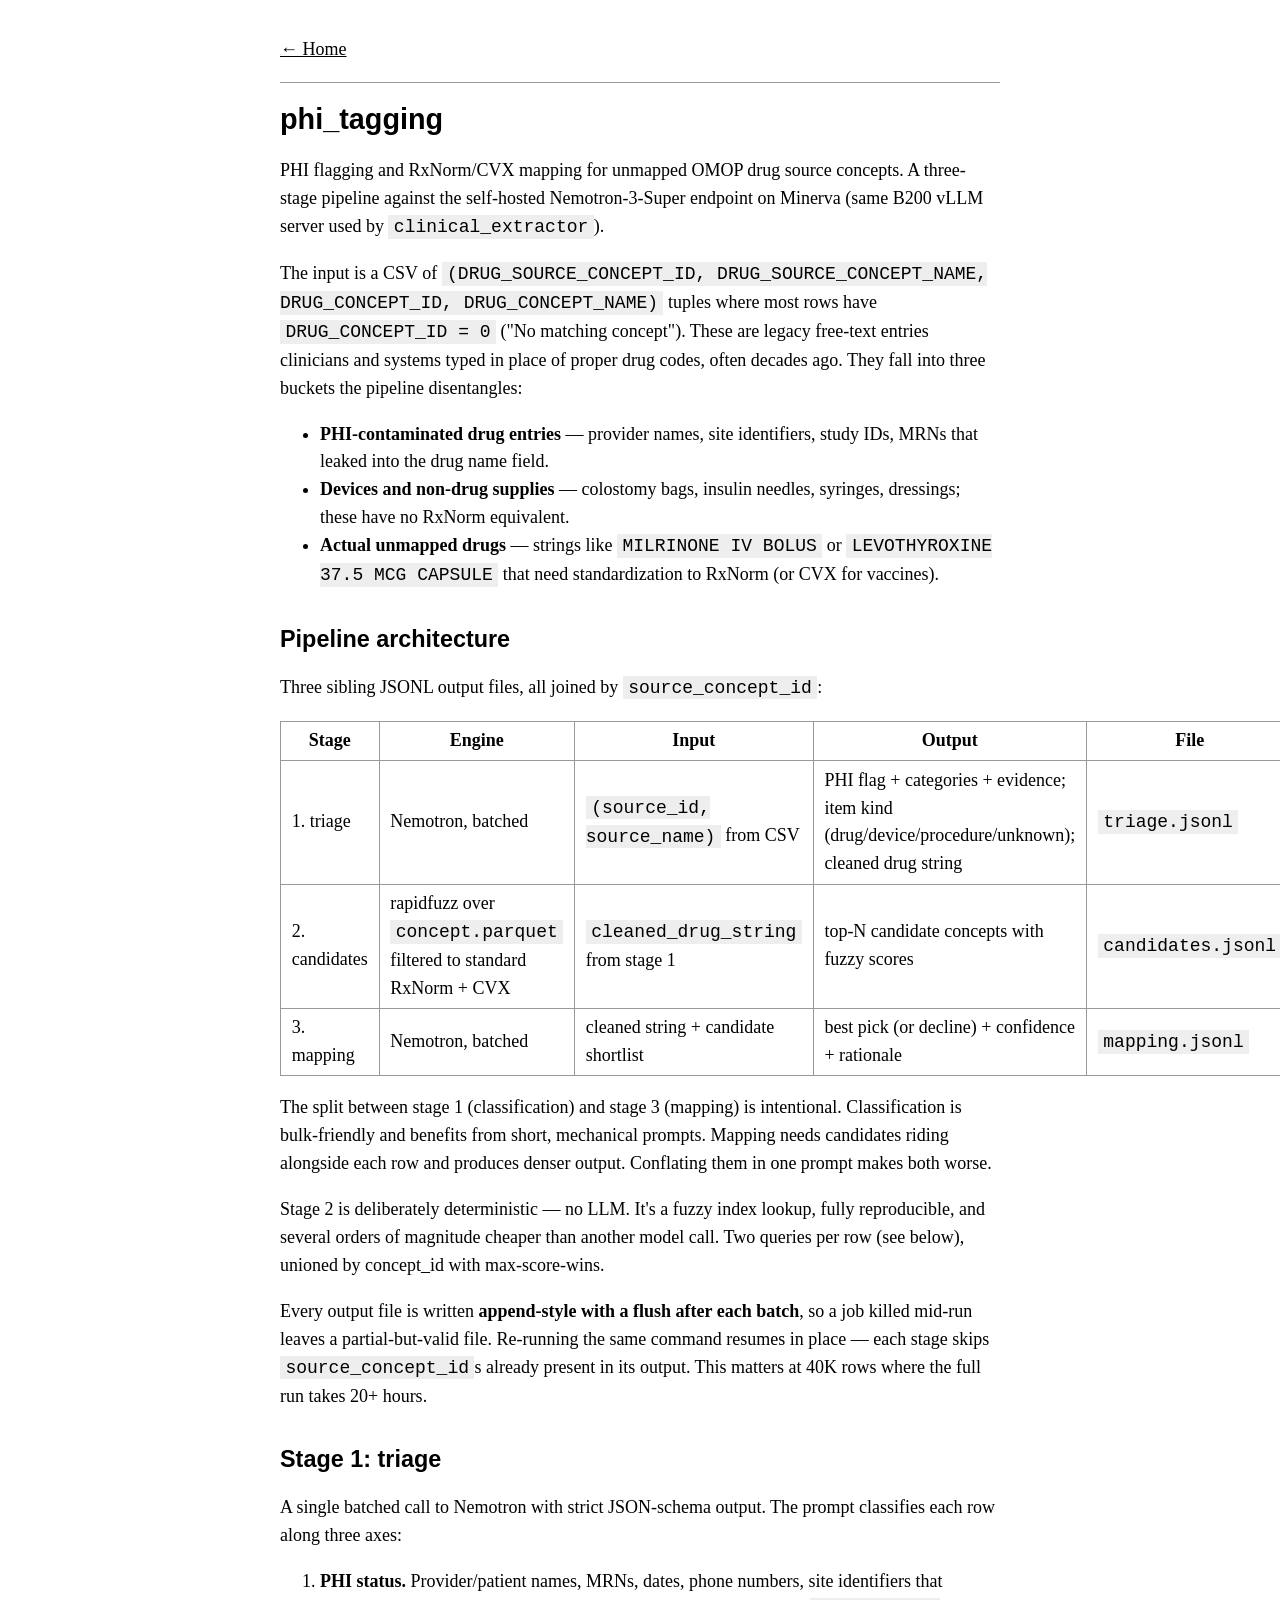
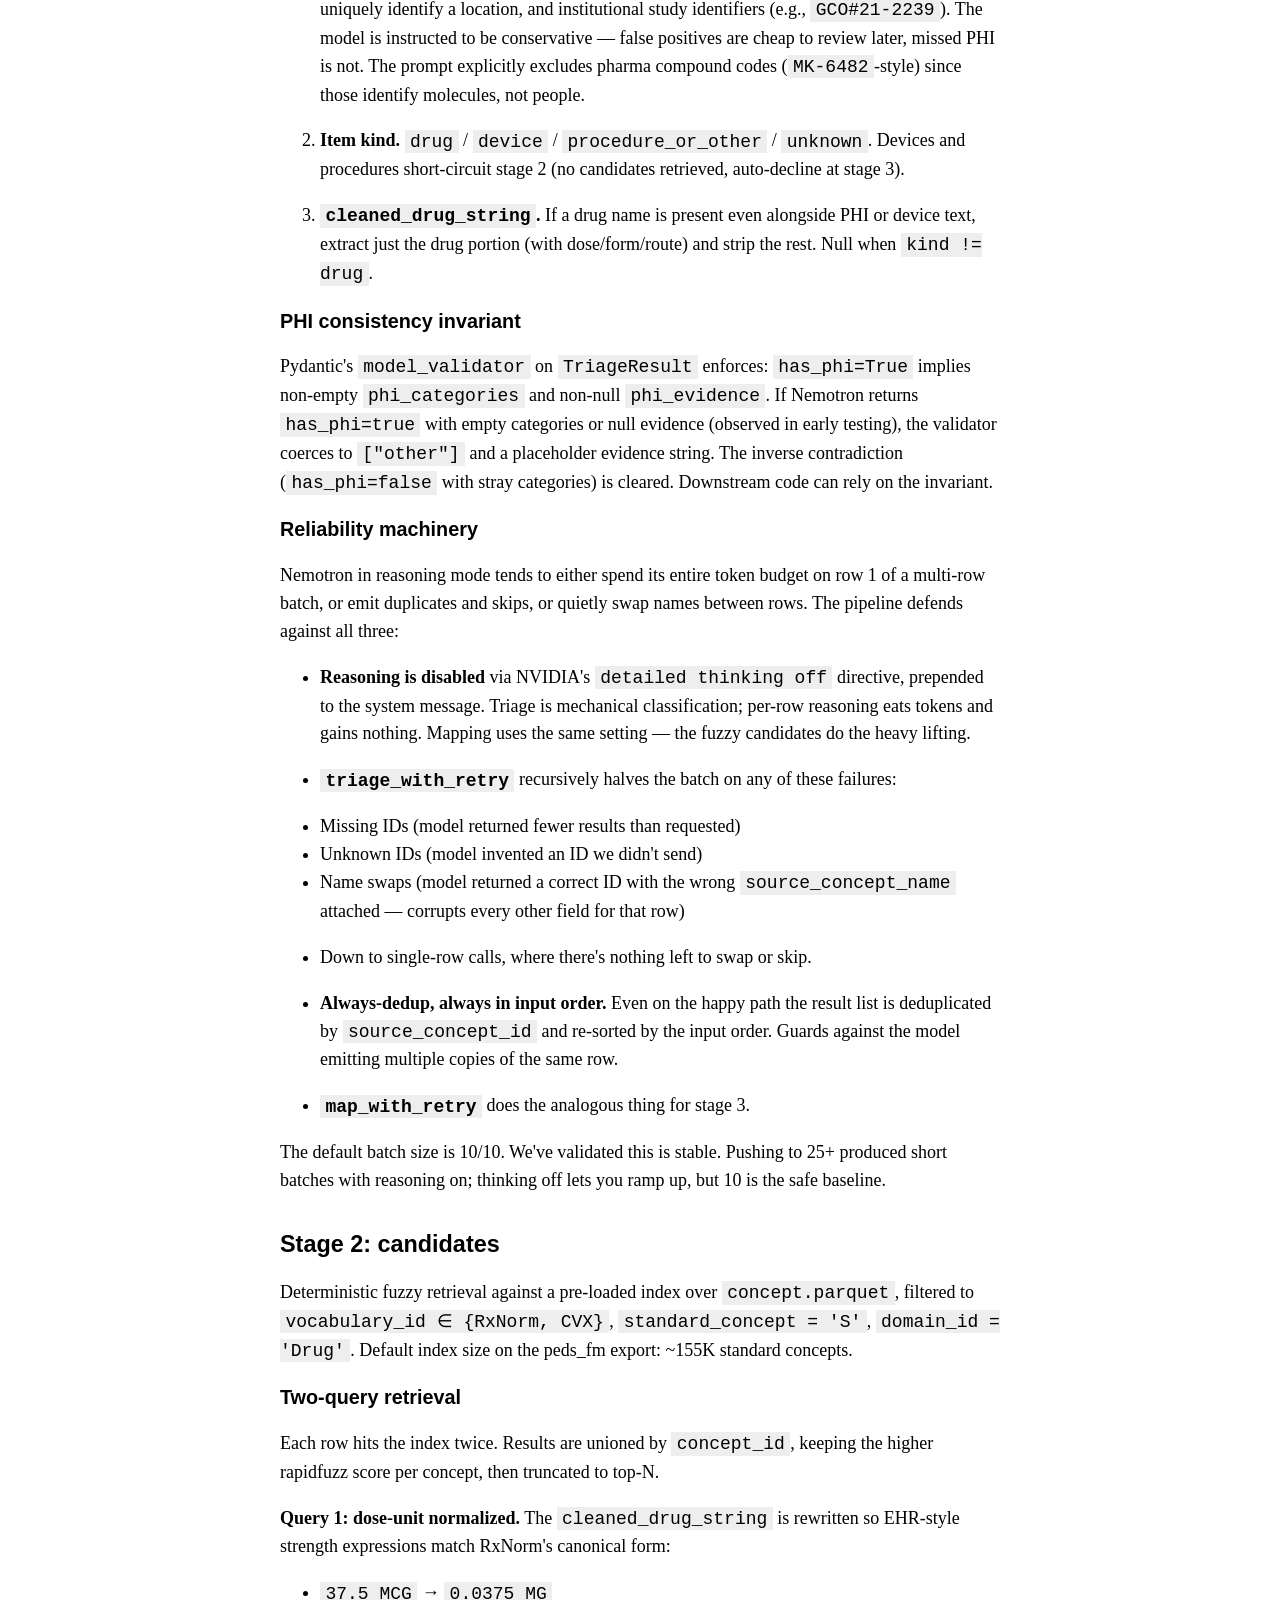
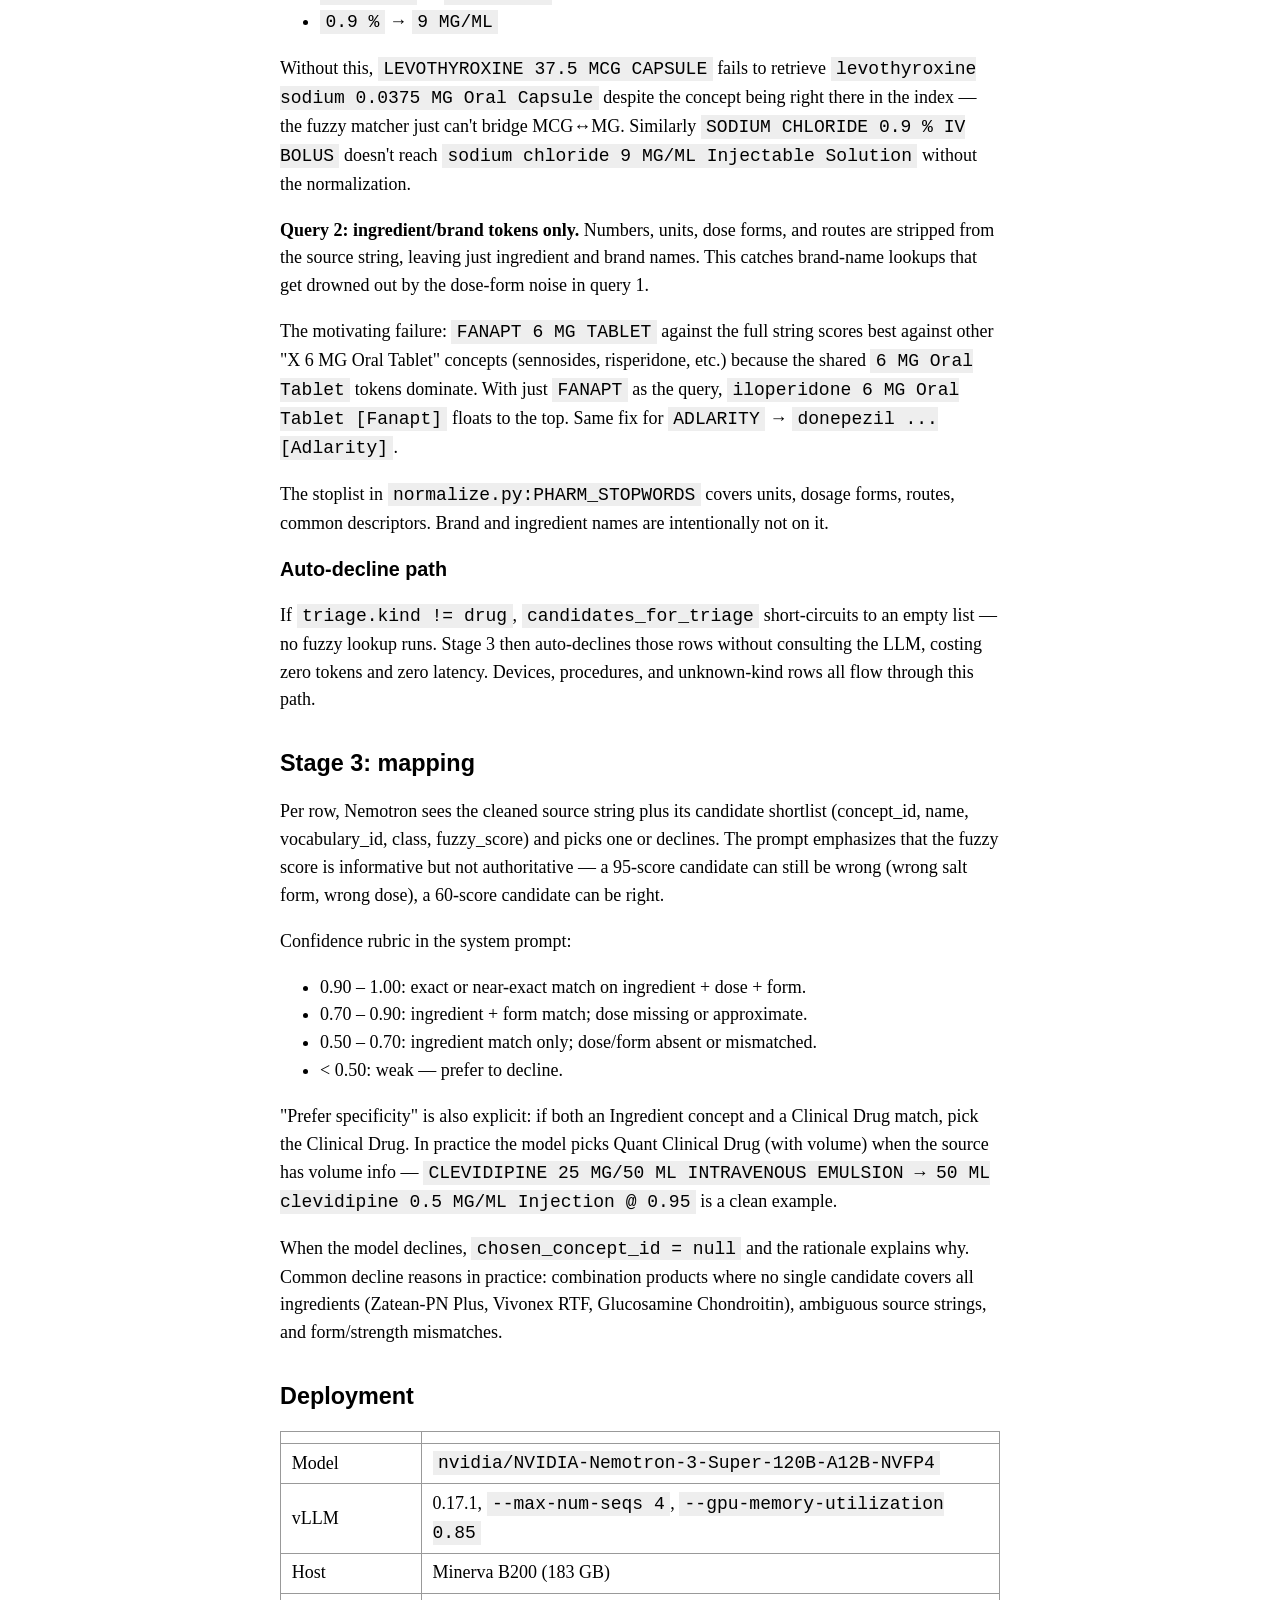
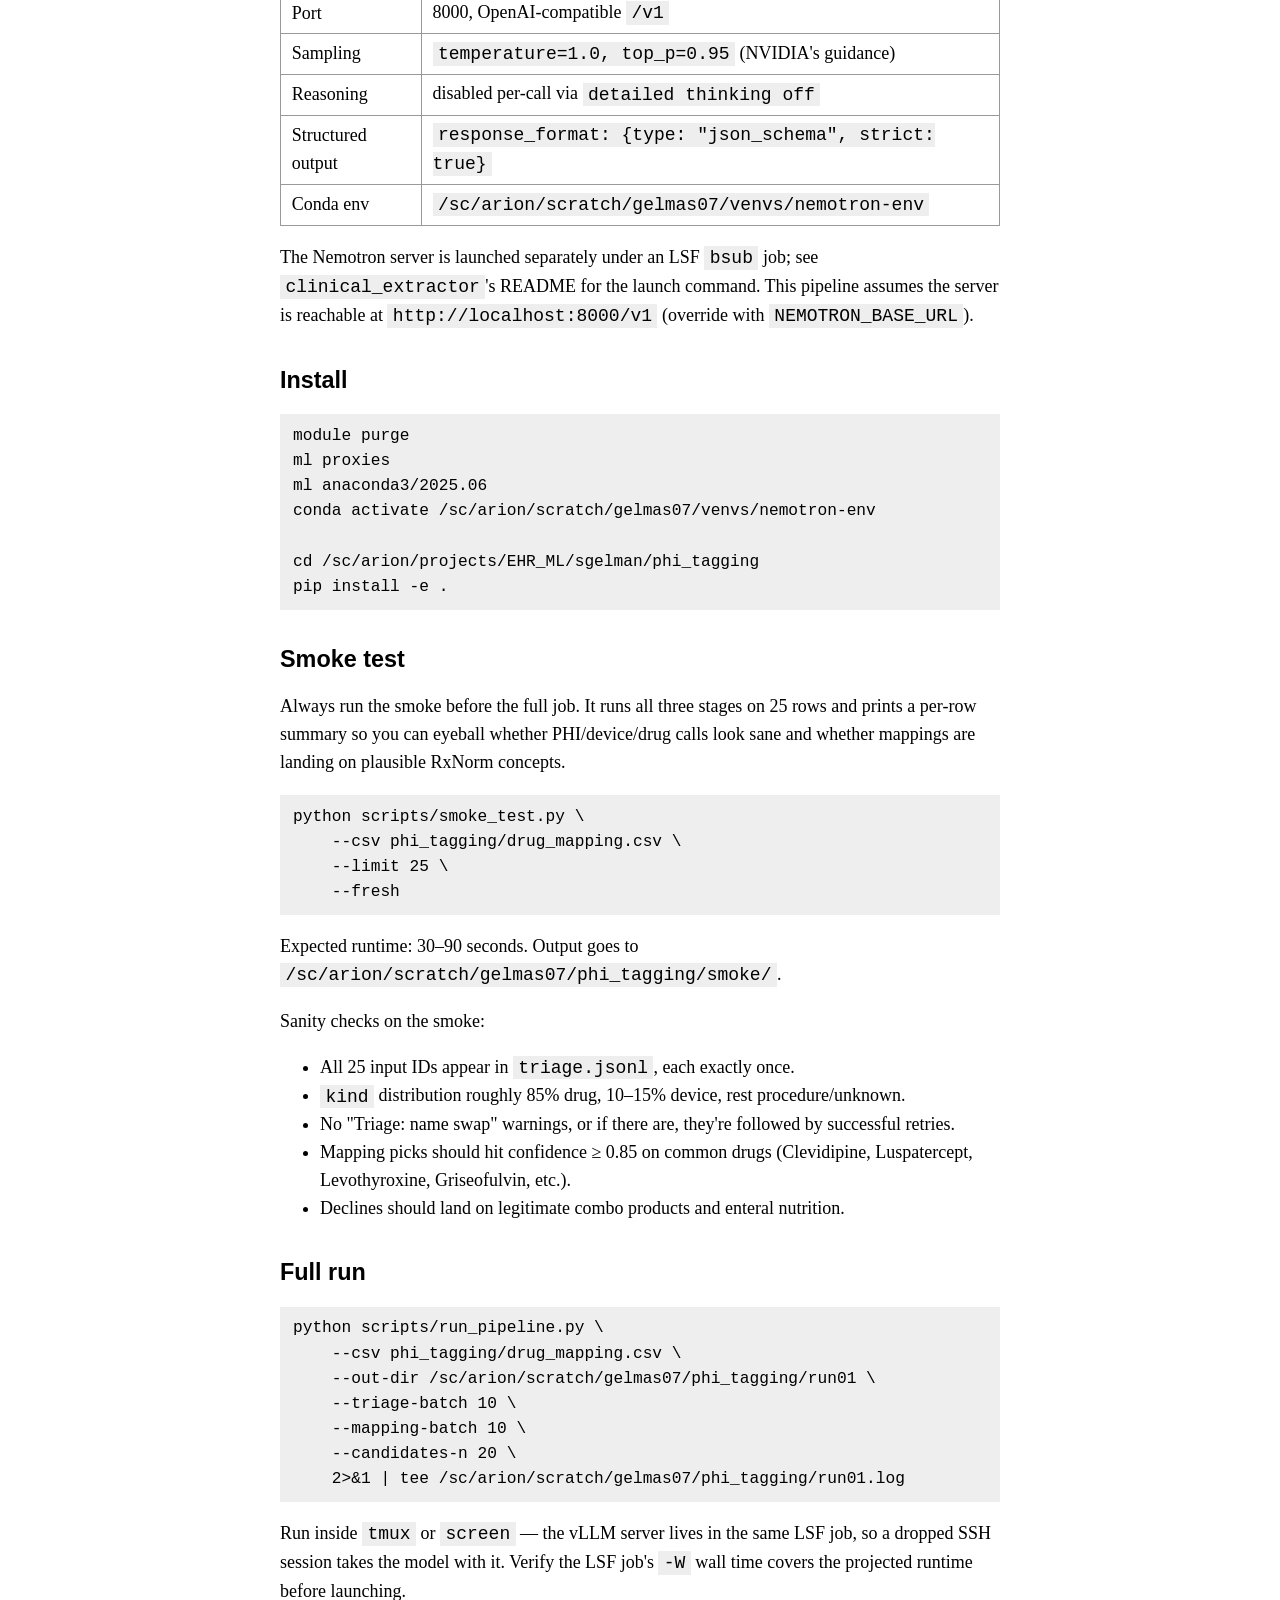
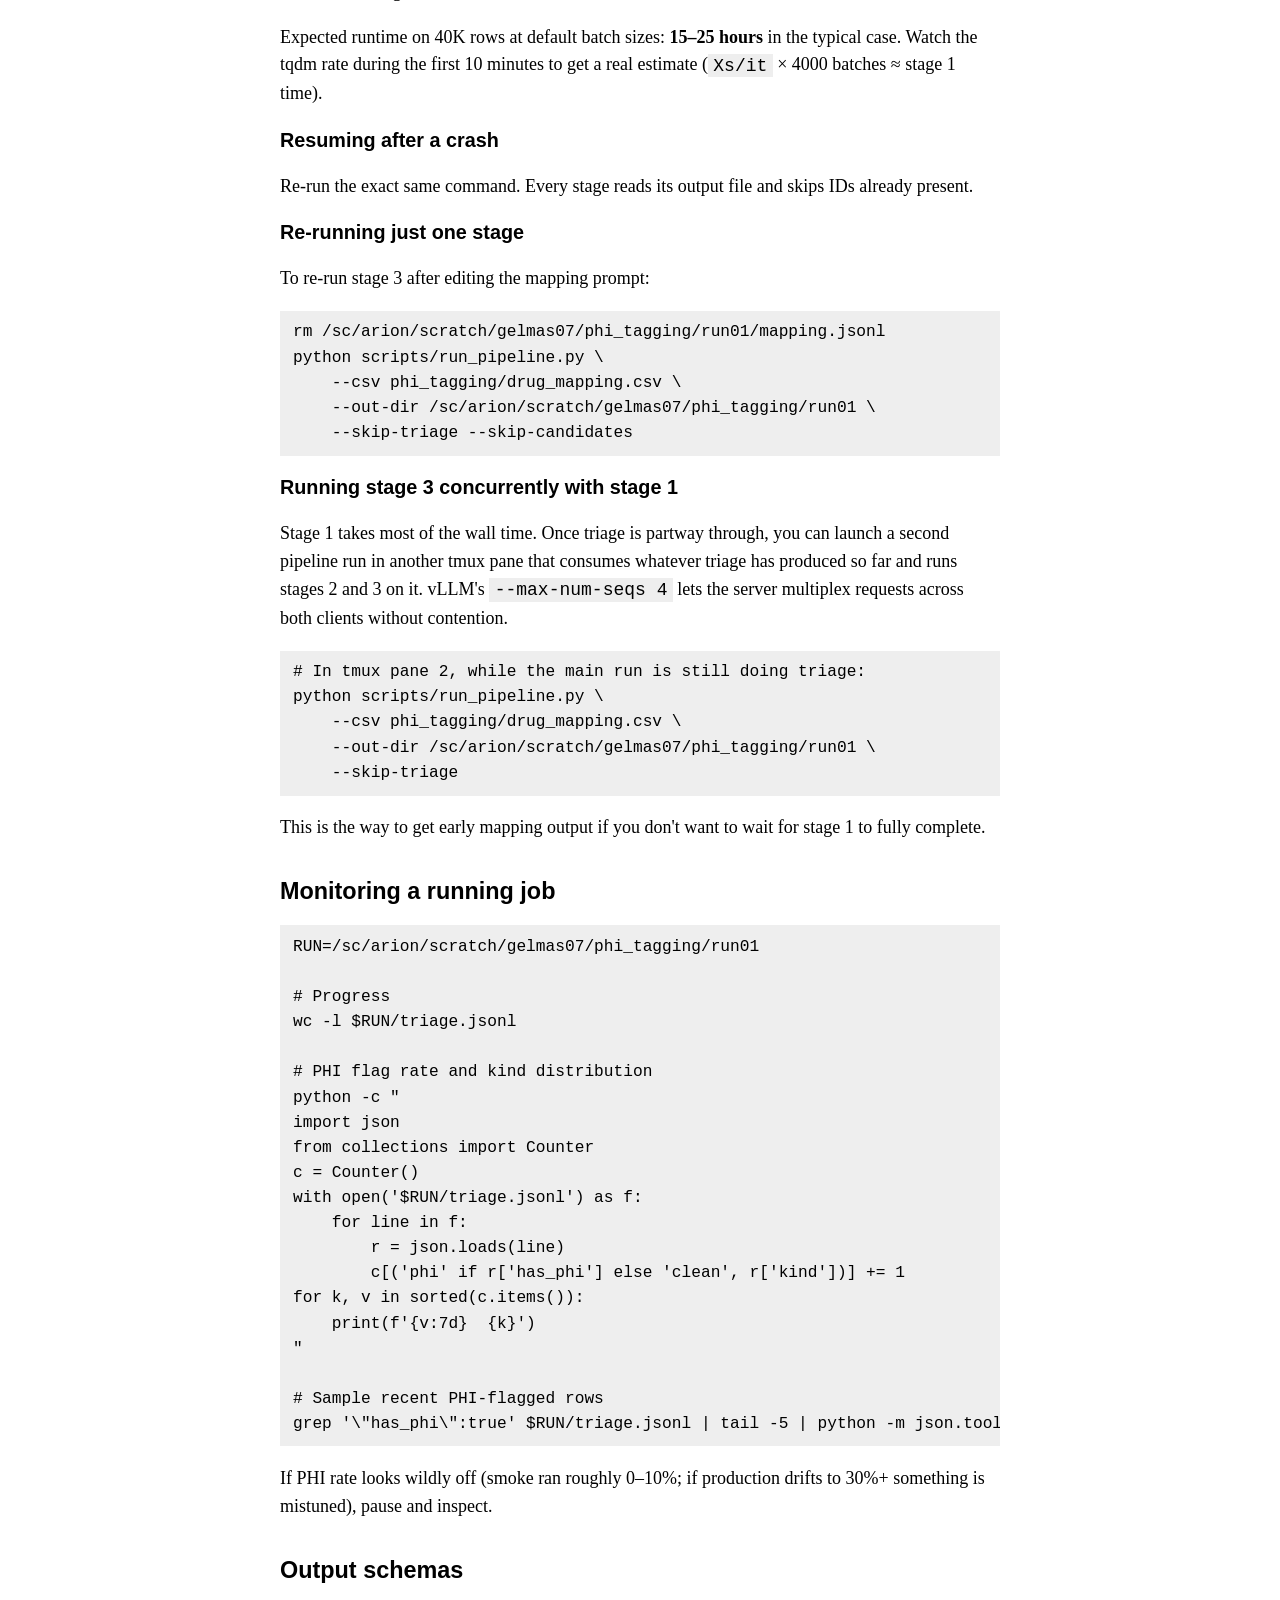
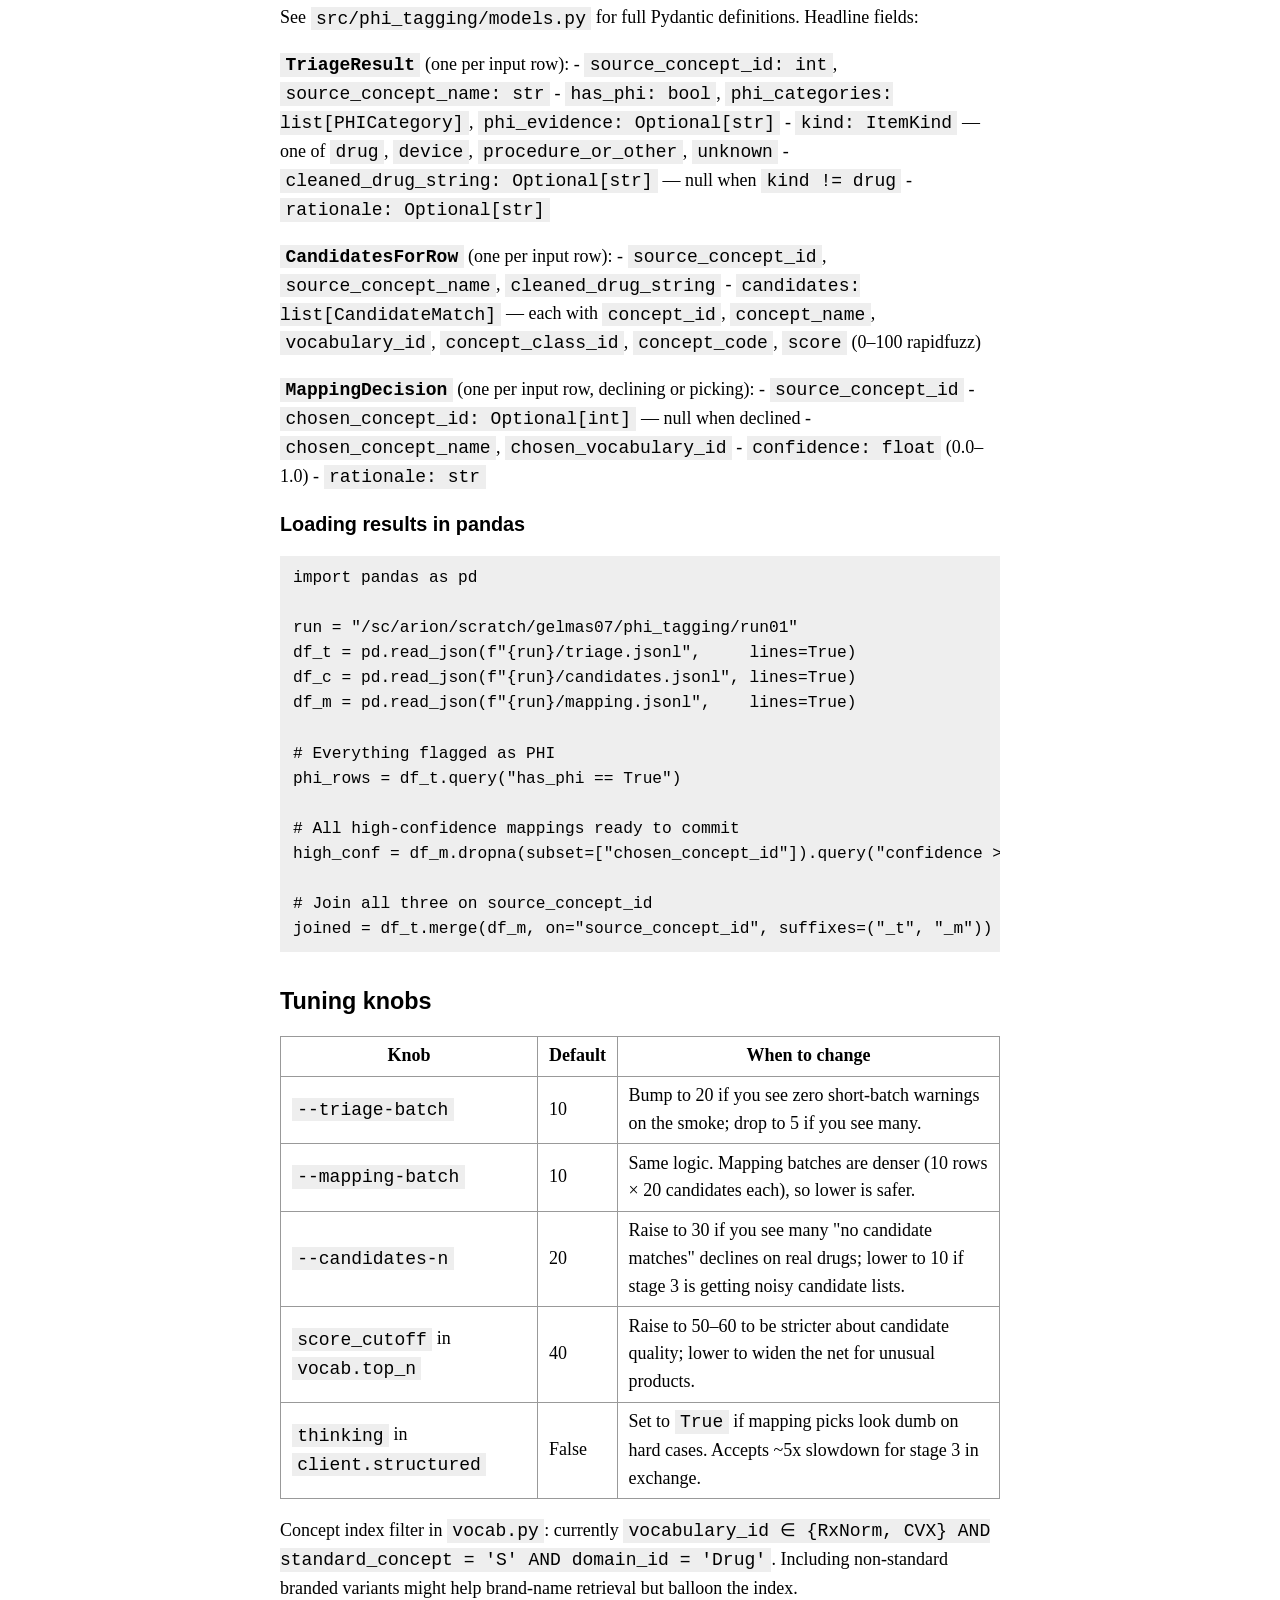
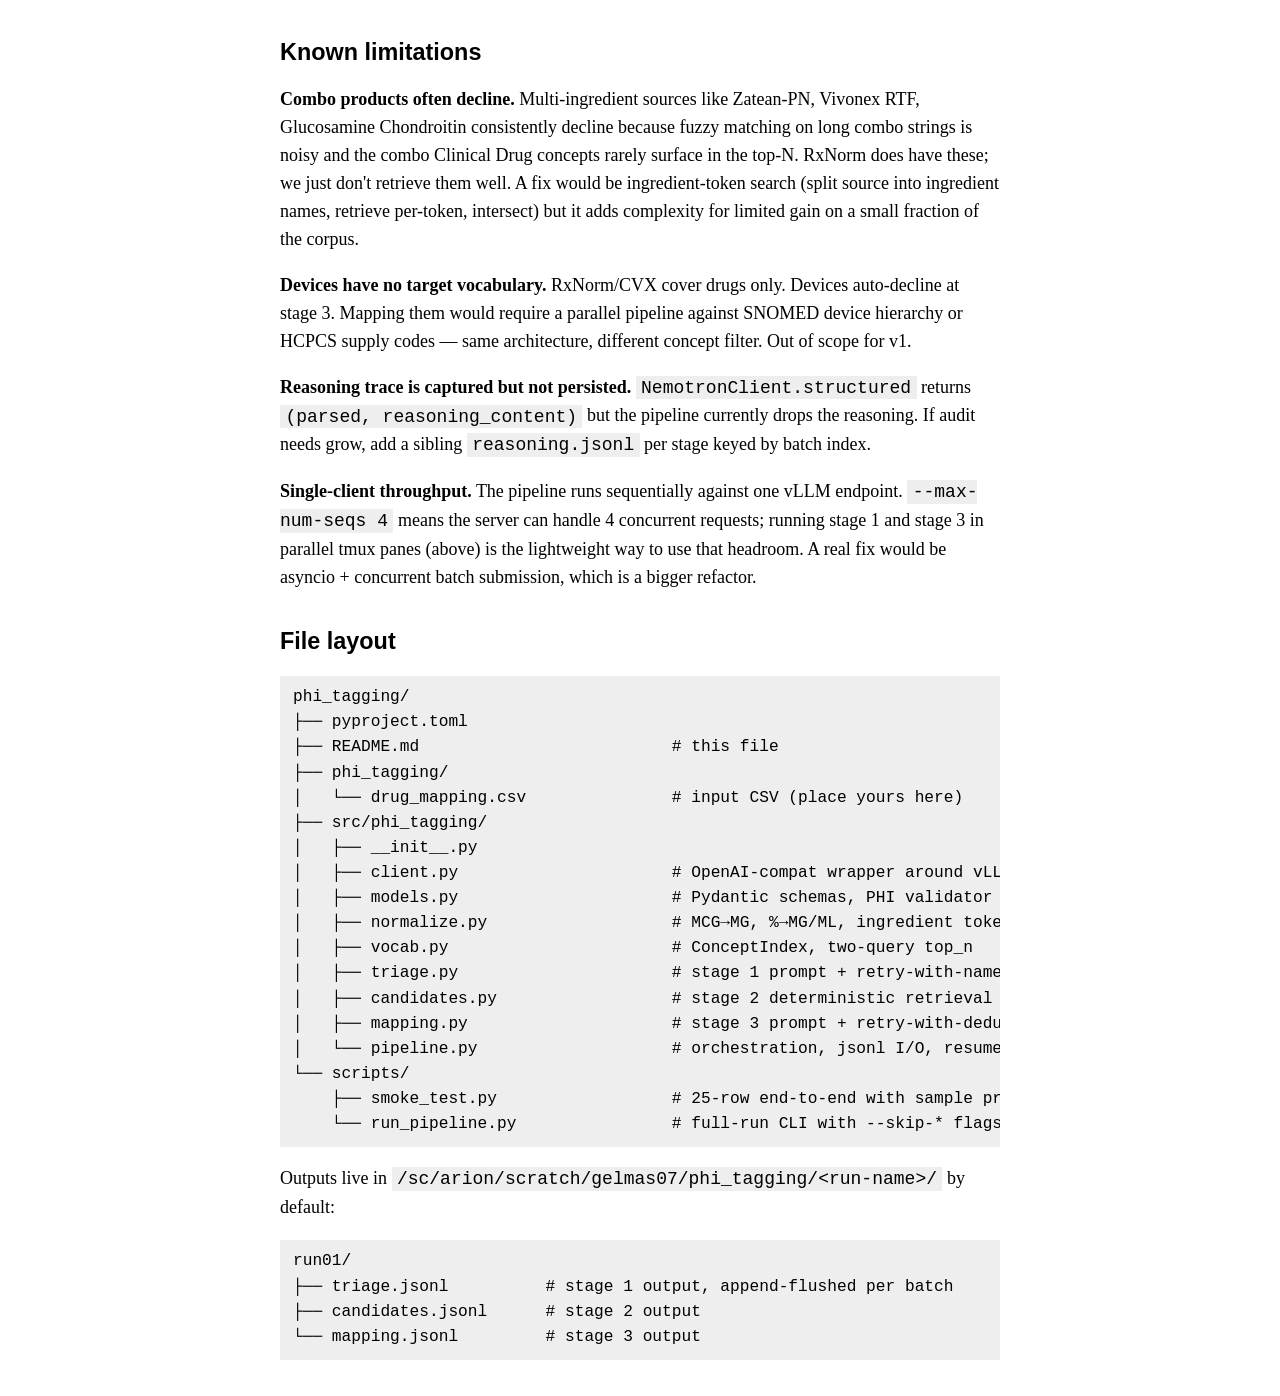
<file: docs/PHI_tag_README.html>
<!DOCTYPE html>
<html lang="en">
<head>
<meta charset="utf-8">
<meta name="viewport" content="width=device-width, initial-scale=1">
<title>phi_tagging</title>
<link rel="stylesheet" href="style.css">
</head>
<body>
<p><a href="index.html">&larr; Home</a></p>
<hr>
<h1>phi_tagging</h1>
<p>PHI flagging and RxNorm/CVX mapping for unmapped OMOP drug source concepts. A three-stage pipeline against the self-hosted Nemotron-3-Super endpoint on Minerva (same B200 vLLM server used by <code>clinical_extractor</code>).</p>
<p>The input is a CSV of <code>(DRUG_SOURCE_CONCEPT_ID, DRUG_SOURCE_CONCEPT_NAME, DRUG_CONCEPT_ID, DRUG_CONCEPT_NAME)</code> tuples where most rows have <code>DRUG_CONCEPT_ID = 0</code> ("No matching concept"). These are legacy free-text entries clinicians and systems typed in place of proper drug codes, often decades ago. They fall into three buckets the pipeline disentangles:</p>
<ul>
<li><strong>PHI-contaminated drug entries</strong> — provider names, site identifiers, study IDs, MRNs that leaked into the drug name field.</li>
<li><strong>Devices and non-drug supplies</strong> — colostomy bags, insulin needles, syringes, dressings; these have no RxNorm equivalent.</li>
<li><strong>Actual unmapped drugs</strong> — strings like <code>MILRINONE IV BOLUS</code> or <code>LEVOTHYROXINE 37.5 MCG CAPSULE</code> that need standardization to RxNorm (or CVX for vaccines).</li>
</ul>
<h2>Pipeline architecture</h2>
<p>Three sibling JSONL output files, all joined by <code>source_concept_id</code>:</p>
<table>
<thead>
<tr>
<th>Stage</th>
<th>Engine</th>
<th>Input</th>
<th>Output</th>
<th>File</th>
</tr>
</thead>
<tbody>
<tr>
<td>1. triage</td>
<td>Nemotron, batched</td>
<td><code>(source_id, source_name)</code> from CSV</td>
<td>PHI flag + categories + evidence; item kind (drug/device/procedure/unknown); cleaned drug string</td>
<td><code>triage.jsonl</code></td>
</tr>
<tr>
<td>2. candidates</td>
<td>rapidfuzz over <code>concept.parquet</code> filtered to standard RxNorm + CVX</td>
<td><code>cleaned_drug_string</code> from stage 1</td>
<td>top-N candidate concepts with fuzzy scores</td>
<td><code>candidates.jsonl</code></td>
</tr>
<tr>
<td>3. mapping</td>
<td>Nemotron, batched</td>
<td>cleaned string + candidate shortlist</td>
<td>best pick (or decline) + confidence + rationale</td>
<td><code>mapping.jsonl</code></td>
</tr>
</tbody>
</table>
<p>The split between stage 1 (classification) and stage 3 (mapping) is intentional. Classification is bulk-friendly and benefits from short, mechanical prompts. Mapping needs candidates riding alongside each row and produces denser output. Conflating them in one prompt makes both worse.</p>
<p>Stage 2 is deliberately deterministic — no LLM. It's a fuzzy index lookup, fully reproducible, and several orders of magnitude cheaper than another model call. Two queries per row (see below), unioned by concept_id with max-score-wins.</p>
<p>Every output file is written <strong>append-style with a flush after each batch</strong>, so a job killed mid-run leaves a partial-but-valid file. Re-running the same command resumes in place — each stage skips <code>source_concept_id</code>s already present in its output. This matters at 40K rows where the full run takes 20+ hours.</p>
<h2>Stage 1: triage</h2>
<p>A single batched call to Nemotron with strict JSON-schema output. The prompt classifies each row along three axes:</p>
<ol>
<li>
<p><strong>PHI status.</strong> Provider/patient names, MRNs, dates, phone numbers, site identifiers that uniquely identify a location, and institutional study identifiers (e.g., <code>GCO#21-2239</code>). The model is instructed to be conservative — false positives are cheap to review later, missed PHI is not. The prompt explicitly excludes pharma compound codes (<code>MK-6482</code>-style) since those identify molecules, not people.</p>
</li>
<li>
<p><strong>Item kind.</strong> <code>drug</code> / <code>device</code> / <code>procedure_or_other</code> / <code>unknown</code>. Devices and procedures short-circuit stage 2 (no candidates retrieved, auto-decline at stage 3).</p>
</li>
<li>
<p><strong><code>cleaned_drug_string</code>.</strong> If a drug name is present even alongside PHI or device text, extract just the drug portion (with dose/form/route) and strip the rest. Null when <code>kind != drug</code>.</p>
</li>
</ol>
<h3>PHI consistency invariant</h3>
<p>Pydantic's <code>model_validator</code> on <code>TriageResult</code> enforces: <code>has_phi=True</code> implies non-empty <code>phi_categories</code> and non-null <code>phi_evidence</code>. If Nemotron returns <code>has_phi=true</code> with empty categories or null evidence (observed in early testing), the validator coerces to <code>["other"]</code> and a placeholder evidence string. The inverse contradiction (<code>has_phi=false</code> with stray categories) is cleared. Downstream code can rely on the invariant.</p>
<h3>Reliability machinery</h3>
<p>Nemotron in reasoning mode tends to either spend its entire token budget on row 1 of a multi-row batch, or emit duplicates and skips, or quietly swap names between rows. The pipeline defends against all three:</p>
<ul>
<li>
<p><strong>Reasoning is disabled</strong> via NVIDIA's <code>detailed thinking off</code> directive, prepended to the system message. Triage is mechanical classification; per-row reasoning eats tokens and gains nothing. Mapping uses the same setting — the fuzzy candidates do the heavy lifting.</p>
</li>
<li>
<p><strong><code>triage_with_retry</code></strong> recursively halves the batch on any of these failures:</p>
</li>
<li>Missing IDs (model returned fewer results than requested)</li>
<li>Unknown IDs (model invented an ID we didn't send)</li>
<li>Name swaps (model returned a correct ID with the wrong <code>source_concept_name</code> attached — corrupts every other field for that row)</li>
<li>
<p>Down to single-row calls, where there's nothing left to swap or skip.</p>
</li>
<li>
<p><strong>Always-dedup, always in input order.</strong> Even on the happy path the result list is deduplicated by <code>source_concept_id</code> and re-sorted by the input order. Guards against the model emitting multiple copies of the same row.</p>
</li>
<li>
<p><strong><code>map_with_retry</code></strong> does the analogous thing for stage 3.</p>
</li>
</ul>
<p>The default batch size is 10/10. We've validated this is stable. Pushing to 25+ produced short batches with reasoning on; thinking off lets you ramp up, but 10 is the safe baseline.</p>
<h2>Stage 2: candidates</h2>
<p>Deterministic fuzzy retrieval against a pre-loaded index over <code>concept.parquet</code>, filtered to <code>vocabulary_id ∈ {RxNorm, CVX}</code>, <code>standard_concept = 'S'</code>, <code>domain_id = 'Drug'</code>. Default index size on the peds_fm export: ~155K standard concepts.</p>
<h3>Two-query retrieval</h3>
<p>Each row hits the index twice. Results are unioned by <code>concept_id</code>, keeping the higher rapidfuzz score per concept, then truncated to top-N.</p>
<p><strong>Query 1: dose-unit normalized.</strong> The <code>cleaned_drug_string</code> is rewritten so EHR-style strength expressions match RxNorm's canonical form:</p>
<ul>
<li><code>37.5 MCG</code> → <code>0.0375 MG</code></li>
<li><code>0.9 %</code> → <code>9 MG/ML</code></li>
</ul>
<p>Without this, <code>LEVOTHYROXINE 37.5 MCG CAPSULE</code> fails to retrieve <code>levothyroxine sodium 0.0375 MG Oral Capsule</code> despite the concept being right there in the index — the fuzzy matcher just can't bridge MCG↔MG. Similarly <code>SODIUM CHLORIDE 0.9 % IV BOLUS</code> doesn't reach <code>sodium chloride 9 MG/ML Injectable Solution</code> without the normalization.</p>
<p><strong>Query 2: ingredient/brand tokens only.</strong> Numbers, units, dose forms, and routes are stripped from the source string, leaving just ingredient and brand names. This catches brand-name lookups that get drowned out by the dose-form noise in query 1.</p>
<p>The motivating failure: <code>FANAPT 6 MG TABLET</code> against the full string scores best against other "X 6 MG Oral Tablet" concepts (sennosides, risperidone, etc.) because the shared <code>6 MG Oral Tablet</code> tokens dominate. With just <code>FANAPT</code> as the query, <code>iloperidone 6 MG Oral Tablet [Fanapt]</code> floats to the top. Same fix for <code>ADLARITY</code> → <code>donepezil ... [Adlarity]</code>.</p>
<p>The stoplist in <code>normalize.py:PHARM_STOPWORDS</code> covers units, dosage forms, routes, common descriptors. Brand and ingredient names are intentionally not on it.</p>
<h3>Auto-decline path</h3>
<p>If <code>triage.kind != drug</code>, <code>candidates_for_triage</code> short-circuits to an empty list — no fuzzy lookup runs. Stage 3 then auto-declines those rows without consulting the LLM, costing zero tokens and zero latency. Devices, procedures, and unknown-kind rows all flow through this path.</p>
<h2>Stage 3: mapping</h2>
<p>Per row, Nemotron sees the cleaned source string plus its candidate shortlist (concept_id, name, vocabulary_id, class, fuzzy_score) and picks one or declines. The prompt emphasizes that the fuzzy score is informative but not authoritative — a 95-score candidate can still be wrong (wrong salt form, wrong dose), a 60-score candidate can be right.</p>
<p>Confidence rubric in the system prompt:</p>
<ul>
<li>0.90 – 1.00: exact or near-exact match on ingredient + dose + form.</li>
<li>0.70 – 0.90: ingredient + form match; dose missing or approximate.</li>
<li>0.50 – 0.70: ingredient match only; dose/form absent or mismatched.</li>
<li>&lt; 0.50: weak — prefer to decline.</li>
</ul>
<p>"Prefer specificity" is also explicit: if both an Ingredient concept and a Clinical Drug match, pick the Clinical Drug. In practice the model picks Quant Clinical Drug (with volume) when the source has volume info — <code>CLEVIDIPINE 25 MG/50 ML INTRAVENOUS EMULSION → 50 ML clevidipine 0.5 MG/ML Injection @ 0.95</code> is a clean example.</p>
<p>When the model declines, <code>chosen_concept_id = null</code> and the rationale explains why. Common decline reasons in practice: combination products where no single candidate covers all ingredients (Zatean-PN Plus, Vivonex RTF, Glucosamine Chondroitin), ambiguous source strings, and form/strength mismatches.</p>
<h2>Deployment</h2>
<table>
<thead>
<tr>
<th></th>
<th></th>
</tr>
</thead>
<tbody>
<tr>
<td>Model</td>
<td><code>nvidia/NVIDIA-Nemotron-3-Super-120B-A12B-NVFP4</code></td>
</tr>
<tr>
<td>vLLM</td>
<td>0.17.1, <code>--max-num-seqs 4</code>, <code>--gpu-memory-utilization 0.85</code></td>
</tr>
<tr>
<td>Host</td>
<td>Minerva B200 (183 GB)</td>
</tr>
<tr>
<td>Port</td>
<td>8000, OpenAI-compatible <code>/v1</code></td>
</tr>
<tr>
<td>Sampling</td>
<td><code>temperature=1.0, top_p=0.95</code> (NVIDIA's guidance)</td>
</tr>
<tr>
<td>Reasoning</td>
<td>disabled per-call via <code>detailed thinking off</code></td>
</tr>
<tr>
<td>Structured output</td>
<td><code>response_format: {type: "json_schema", strict: true}</code></td>
</tr>
<tr>
<td>Conda env</td>
<td><code>/sc/arion/scratch/gelmas07/venvs/nemotron-env</code></td>
</tr>
</tbody>
</table>
<p>The Nemotron server is launched separately under an LSF <code>bsub</code> job; see <code>clinical_extractor</code>'s README for the launch command. This pipeline assumes the server is reachable at <code>http://localhost:8000/v1</code> (override with <code>NEMOTRON_BASE_URL</code>).</p>
<h2>Install</h2>
<pre><code class="language-bash">module purge
ml proxies
ml anaconda3/2025.06
conda activate /sc/arion/scratch/gelmas07/venvs/nemotron-env

cd /sc/arion/projects/EHR_ML/sgelman/phi_tagging
pip install -e .
</code></pre>
<h2>Smoke test</h2>
<p>Always run the smoke before the full job. It runs all three stages on 25 rows and prints a per-row summary so you can eyeball whether PHI/device/drug calls look sane and whether mappings are landing on plausible RxNorm concepts.</p>
<pre><code class="language-bash">python scripts/smoke_test.py \
    --csv phi_tagging/drug_mapping.csv \
    --limit 25 \
    --fresh
</code></pre>
<p>Expected runtime: 30–90 seconds. Output goes to <code>/sc/arion/scratch/gelmas07/phi_tagging/smoke/</code>.</p>
<p>Sanity checks on the smoke:</p>
<ul>
<li>All 25 input IDs appear in <code>triage.jsonl</code>, each exactly once.</li>
<li><code>kind</code> distribution roughly 85% drug, 10–15% device, rest procedure/unknown.</li>
<li>No "Triage: name swap" warnings, or if there are, they're followed by successful retries.</li>
<li>Mapping picks should hit confidence ≥ 0.85 on common drugs (Clevidipine, Luspatercept, Levothyroxine, Griseofulvin, etc.).</li>
<li>Declines should land on legitimate combo products and enteral nutrition.</li>
</ul>
<h2>Full run</h2>
<pre><code class="language-bash">python scripts/run_pipeline.py \
    --csv phi_tagging/drug_mapping.csv \
    --out-dir /sc/arion/scratch/gelmas07/phi_tagging/run01 \
    --triage-batch 10 \
    --mapping-batch 10 \
    --candidates-n 20 \
    2&gt;&amp;1 | tee /sc/arion/scratch/gelmas07/phi_tagging/run01.log
</code></pre>
<p>Run inside <code>tmux</code> or <code>screen</code> — the vLLM server lives in the same LSF job, so a dropped SSH session takes the model with it. Verify the LSF job's <code>-W</code> wall time covers the projected runtime before launching.</p>
<p>Expected runtime on 40K rows at default batch sizes: <strong>15–25 hours</strong> in the typical case. Watch the tqdm rate during the first 10 minutes to get a real estimate (<code>Xs/it</code> × 4000 batches ≈ stage 1 time).</p>
<h3>Resuming after a crash</h3>
<p>Re-run the exact same command. Every stage reads its output file and skips IDs already present.</p>
<h3>Re-running just one stage</h3>
<p>To re-run stage 3 after editing the mapping prompt:</p>
<pre><code class="language-bash">rm /sc/arion/scratch/gelmas07/phi_tagging/run01/mapping.jsonl
python scripts/run_pipeline.py \
    --csv phi_tagging/drug_mapping.csv \
    --out-dir /sc/arion/scratch/gelmas07/phi_tagging/run01 \
    --skip-triage --skip-candidates
</code></pre>
<h3>Running stage 3 concurrently with stage 1</h3>
<p>Stage 1 takes most of the wall time. Once triage is partway through, you can launch a second pipeline run in another tmux pane that consumes whatever triage has produced so far and runs stages 2 and 3 on it. vLLM's <code>--max-num-seqs 4</code> lets the server multiplex requests across both clients without contention.</p>
<pre><code class="language-bash"># In tmux pane 2, while the main run is still doing triage:
python scripts/run_pipeline.py \
    --csv phi_tagging/drug_mapping.csv \
    --out-dir /sc/arion/scratch/gelmas07/phi_tagging/run01 \
    --skip-triage
</code></pre>
<p>This is the way to get early mapping output if you don't want to wait for stage 1 to fully complete.</p>
<h2>Monitoring a running job</h2>
<pre><code class="language-bash">RUN=/sc/arion/scratch/gelmas07/phi_tagging/run01

# Progress
wc -l $RUN/triage.jsonl

# PHI flag rate and kind distribution
python -c &quot;
import json
from collections import Counter
c = Counter()
with open('$RUN/triage.jsonl') as f:
    for line in f:
        r = json.loads(line)
        c[('phi' if r['has_phi'] else 'clean', r['kind'])] += 1
for k, v in sorted(c.items()):
    print(f'{v:7d}  {k}')
&quot;

# Sample recent PHI-flagged rows
grep '\&quot;has_phi\&quot;:true' $RUN/triage.jsonl | tail -5 | python -m json.tool
</code></pre>
<p>If PHI rate looks wildly off (smoke ran roughly 0–10%; if production drifts to 30%+ something is mistuned), pause and inspect.</p>
<h2>Output schemas</h2>
<p>See <code>src/phi_tagging/models.py</code> for full Pydantic definitions. Headline fields:</p>
<p><strong><code>TriageResult</code></strong> (one per input row):
- <code>source_concept_id: int</code>, <code>source_concept_name: str</code>
- <code>has_phi: bool</code>, <code>phi_categories: list[PHICategory]</code>, <code>phi_evidence: Optional[str]</code>
- <code>kind: ItemKind</code> — one of <code>drug</code>, <code>device</code>, <code>procedure_or_other</code>, <code>unknown</code>
- <code>cleaned_drug_string: Optional[str]</code> — null when <code>kind != drug</code>
- <code>rationale: Optional[str]</code></p>
<p><strong><code>CandidatesForRow</code></strong> (one per input row):
- <code>source_concept_id</code>, <code>source_concept_name</code>, <code>cleaned_drug_string</code>
- <code>candidates: list[CandidateMatch]</code> — each with <code>concept_id</code>, <code>concept_name</code>, <code>vocabulary_id</code>, <code>concept_class_id</code>, <code>concept_code</code>, <code>score</code> (0–100 rapidfuzz)</p>
<p><strong><code>MappingDecision</code></strong> (one per input row, declining or picking):
- <code>source_concept_id</code>
- <code>chosen_concept_id: Optional[int]</code> — null when declined
- <code>chosen_concept_name</code>, <code>chosen_vocabulary_id</code>
- <code>confidence: float</code> (0.0–1.0)
- <code>rationale: str</code></p>
<h3>Loading results in pandas</h3>
<pre><code class="language-python">import pandas as pd

run = &quot;/sc/arion/scratch/gelmas07/phi_tagging/run01&quot;
df_t = pd.read_json(f&quot;{run}/triage.jsonl&quot;,     lines=True)
df_c = pd.read_json(f&quot;{run}/candidates.jsonl&quot;, lines=True)
df_m = pd.read_json(f&quot;{run}/mapping.jsonl&quot;,    lines=True)

# Everything flagged as PHI
phi_rows = df_t.query(&quot;has_phi == True&quot;)

# All high-confidence mappings ready to commit
high_conf = df_m.dropna(subset=[&quot;chosen_concept_id&quot;]).query(&quot;confidence &gt;= 0.85&quot;)

# Join all three on source_concept_id
joined = df_t.merge(df_m, on=&quot;source_concept_id&quot;, suffixes=(&quot;_t&quot;, &quot;_m&quot;))
</code></pre>
<h2>Tuning knobs</h2>
<table>
<thead>
<tr>
<th>Knob</th>
<th>Default</th>
<th>When to change</th>
</tr>
</thead>
<tbody>
<tr>
<td><code>--triage-batch</code></td>
<td>10</td>
<td>Bump to 20 if you see zero short-batch warnings on the smoke; drop to 5 if you see many.</td>
</tr>
<tr>
<td><code>--mapping-batch</code></td>
<td>10</td>
<td>Same logic. Mapping batches are denser (10 rows × 20 candidates each), so lower is safer.</td>
</tr>
<tr>
<td><code>--candidates-n</code></td>
<td>20</td>
<td>Raise to 30 if you see many "no candidate matches" declines on real drugs; lower to 10 if stage 3 is getting noisy candidate lists.</td>
</tr>
<tr>
<td><code>score_cutoff</code> in <code>vocab.top_n</code></td>
<td>40</td>
<td>Raise to 50–60 to be stricter about candidate quality; lower to widen the net for unusual products.</td>
</tr>
<tr>
<td><code>thinking</code> in <code>client.structured</code></td>
<td>False</td>
<td>Set to <code>True</code> if mapping picks look dumb on hard cases. Accepts ~5x slowdown for stage 3 in exchange.</td>
</tr>
</tbody>
</table>
<p>Concept index filter in <code>vocab.py</code>: currently <code>vocabulary_id ∈ {RxNorm, CVX} AND standard_concept = 'S' AND domain_id = 'Drug'</code>. Including non-standard branded variants might help brand-name retrieval but balloon the index.</p>
<h2>Known limitations</h2>
<p><strong>Combo products often decline.</strong> Multi-ingredient sources like Zatean-PN, Vivonex RTF, Glucosamine Chondroitin consistently decline because fuzzy matching on long combo strings is noisy and the combo Clinical Drug concepts rarely surface in the top-N. RxNorm does have these; we just don't retrieve them well. A fix would be ingredient-token search (split source into ingredient names, retrieve per-token, intersect) but it adds complexity for limited gain on a small fraction of the corpus.</p>
<p><strong>Devices have no target vocabulary.</strong> RxNorm/CVX cover drugs only. Devices auto-decline at stage 3. Mapping them would require a parallel pipeline against SNOMED device hierarchy or HCPCS supply codes — same architecture, different concept filter. Out of scope for v1.</p>
<p><strong>Reasoning trace is captured but not persisted.</strong> <code>NemotronClient.structured</code> returns <code>(parsed, reasoning_content)</code> but the pipeline currently drops the reasoning. If audit needs grow, add a sibling <code>reasoning.jsonl</code> per stage keyed by batch index.</p>
<p><strong>Single-client throughput.</strong> The pipeline runs sequentially against one vLLM endpoint. <code>--max-num-seqs 4</code> means the server can handle 4 concurrent requests; running stage 1 and stage 3 in parallel tmux panes (above) is the lightweight way to use that headroom. A real fix would be asyncio + concurrent batch submission, which is a bigger refactor.</p>
<h2>File layout</h2>
<pre><code>phi_tagging/
├── pyproject.toml
├── README.md                          # this file
├── phi_tagging/
│   └── drug_mapping.csv               # input CSV (place yours here)
├── src/phi_tagging/
│   ├── __init__.py
│   ├── client.py                      # OpenAI-compat wrapper around vLLM
│   ├── models.py                      # Pydantic schemas, PHI validator
│   ├── normalize.py                   # MCG→MG, %→MG/ML, ingredient tokens
│   ├── vocab.py                       # ConceptIndex, two-query top_n
│   ├── triage.py                      # stage 1 prompt + retry-with-name-check
│   ├── candidates.py                  # stage 2 deterministic retrieval
│   ├── mapping.py                     # stage 3 prompt + retry-with-dedup
│   └── pipeline.py                    # orchestration, jsonl I/O, resume
└── scripts/
    ├── smoke_test.py                  # 25-row end-to-end with sample print
    └── run_pipeline.py                # full-run CLI with --skip-* flags
</code></pre>
<p>Outputs live in <code>/sc/arion/scratch/gelmas07/phi_tagging/&lt;run-name&gt;/</code> by default:</p>
<pre><code>run01/
├── triage.jsonl          # stage 1 output, append-flushed per batch
├── candidates.jsonl      # stage 2 output
└── mapping.jsonl         # stage 3 output
</code></pre>
</body>
</html>
</file>
<file: style.css>
body {
  font-family: Georgia, "Times New Roman", serif;
  max-width: 40em;
  margin: 2em auto;
  padding: 0 1em;
  color: #000;
  background: #fff;
  font-size: 18px;
  line-height: 1.55;
}
h1, h2, h3, h4 {
  font-family: Helvetica, Arial, sans-serif;
  line-height: 1.25;
}
h1 { font-size: 1.6em; }
h2 { font-size: 1.3em; margin-top: 1.5em; }
h3 { font-size: 1.1em; }
a { color: #000; }
hr { border: 0; border-top: 1px solid #999; margin: 1em 0; }
code {
  font-family: "Courier New", monospace;
  background: #eee;
  padding: 0.1em 0.3em;
}
pre {
  font-family: "Courier New", monospace;
  background: #eee;
  padding: 0.6em 0.8em;
  overflow-x: auto;
  font-size: 0.9em;
}
pre code { background: transparent; padding: 0; }
blockquote {
  border-left: 3px solid #999;
  margin-left: 0;
  padding-left: 1em;
  color: #333;
}
table { border-collapse: collapse; }
th, td { border: 1px solid #999; padding: 0.3em 0.6em; }
img { max-width: 100%; }
ul.notes-list { list-style: none; padding-left: 0; }
ul.notes-list li { margin: 0.4em 0; font-size: 1.05em; }
</file>
<file: docs/style.css>
body {
  font-family: Georgia, "Times New Roman", serif;
  max-width: 40em;
  margin: 2em auto;
  padding: 0 1em;
  color: #000;
  background: #fff;
  font-size: 18px;
  line-height: 1.55;
}
h1, h2, h3, h4 {
  font-family: Helvetica, Arial, sans-serif;
  line-height: 1.25;
}
h1 { font-size: 1.6em; }
h2 { font-size: 1.3em; margin-top: 1.5em; }
h3 { font-size: 1.1em; }
a { color: #000; }
hr { border: 0; border-top: 1px solid #999; margin: 1em 0; }
code {
  font-family: "Courier New", monospace;
  background: #eee;
  padding: 0.1em 0.3em;
}
pre {
  font-family: "Courier New", monospace;
  background: #eee;
  padding: 0.6em 0.8em;
  overflow-x: auto;
  font-size: 0.9em;
}
pre code { background: transparent; padding: 0; }
blockquote {
  border-left: 3px solid #999;
  margin-left: 0;
  padding-left: 1em;
  color: #333;
}
table { border-collapse: collapse; }
th, td { border: 1px solid #999; padding: 0.3em 0.6em; }
img { max-width: 100%; }
ul.notes-list { list-style: none; padding-left: 0; }
ul.notes-list li { margin: 0.4em 0; font-size: 1.05em; }
</file>
